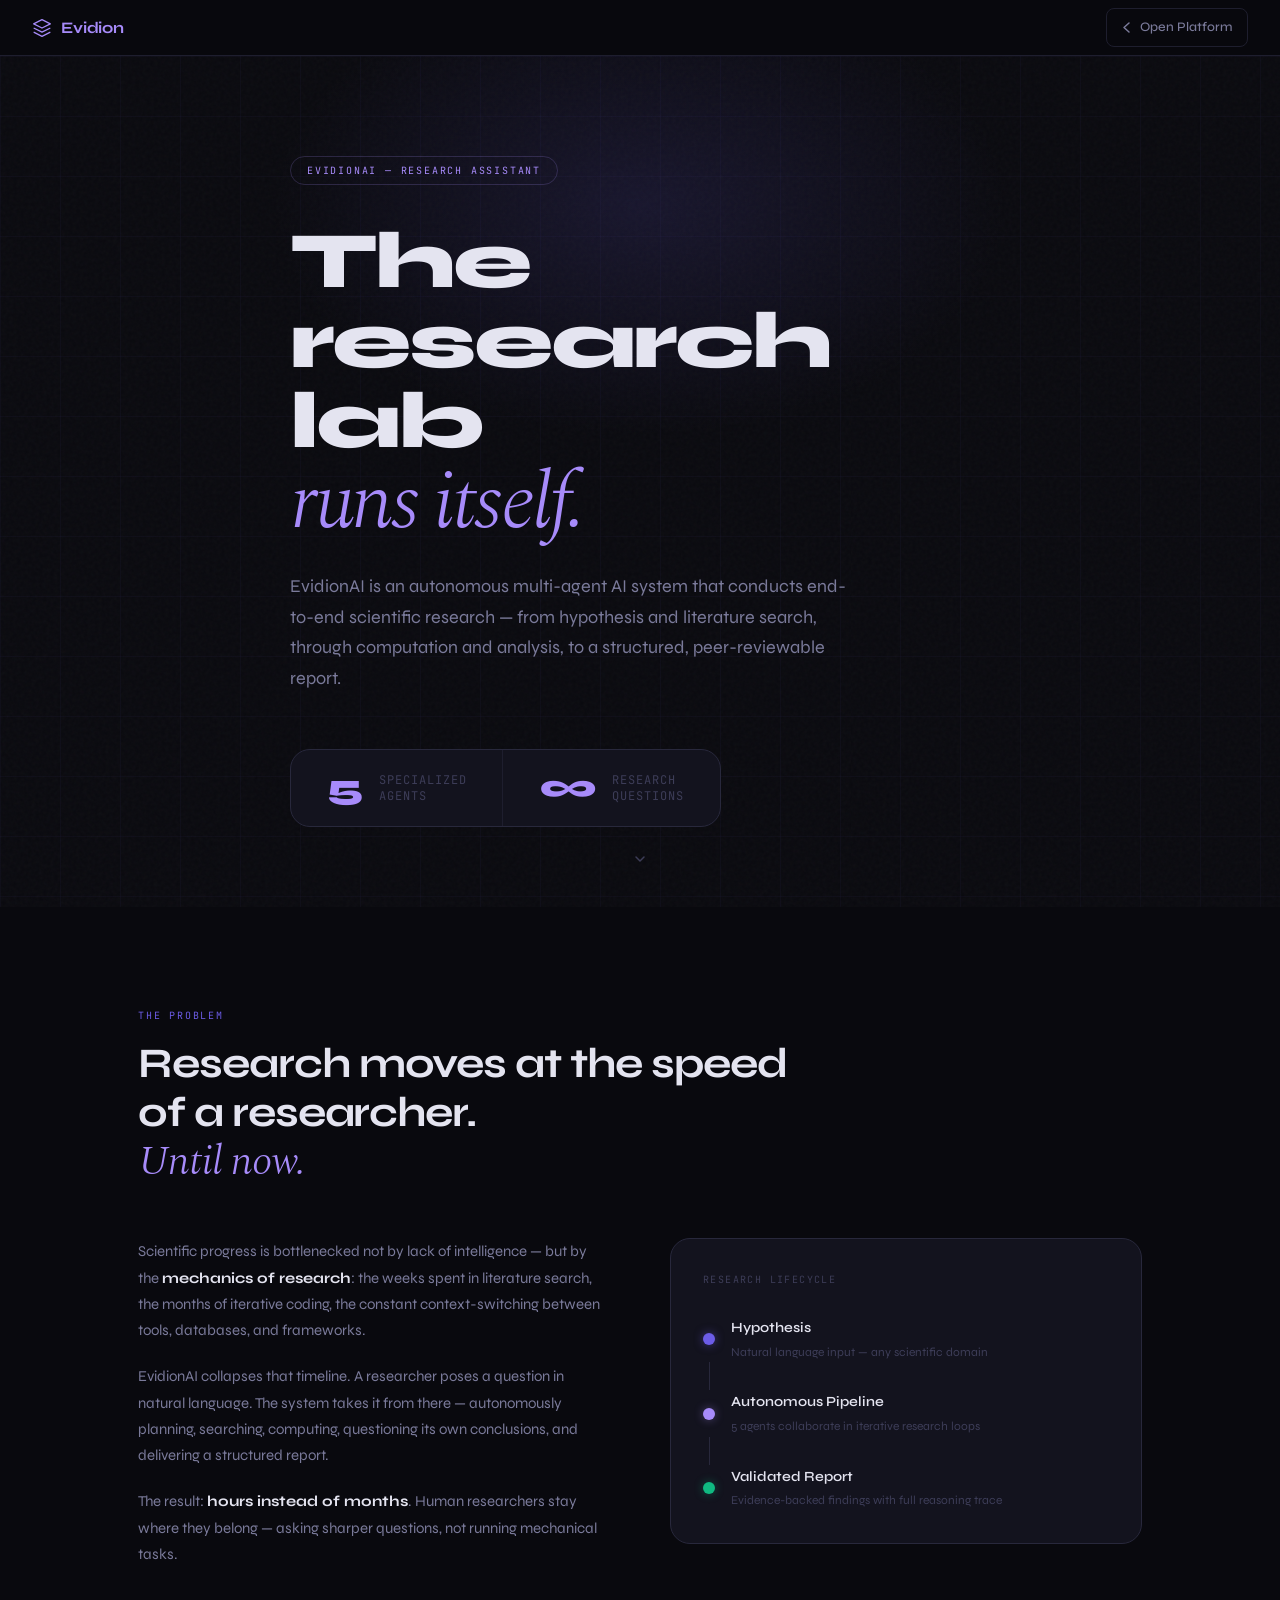
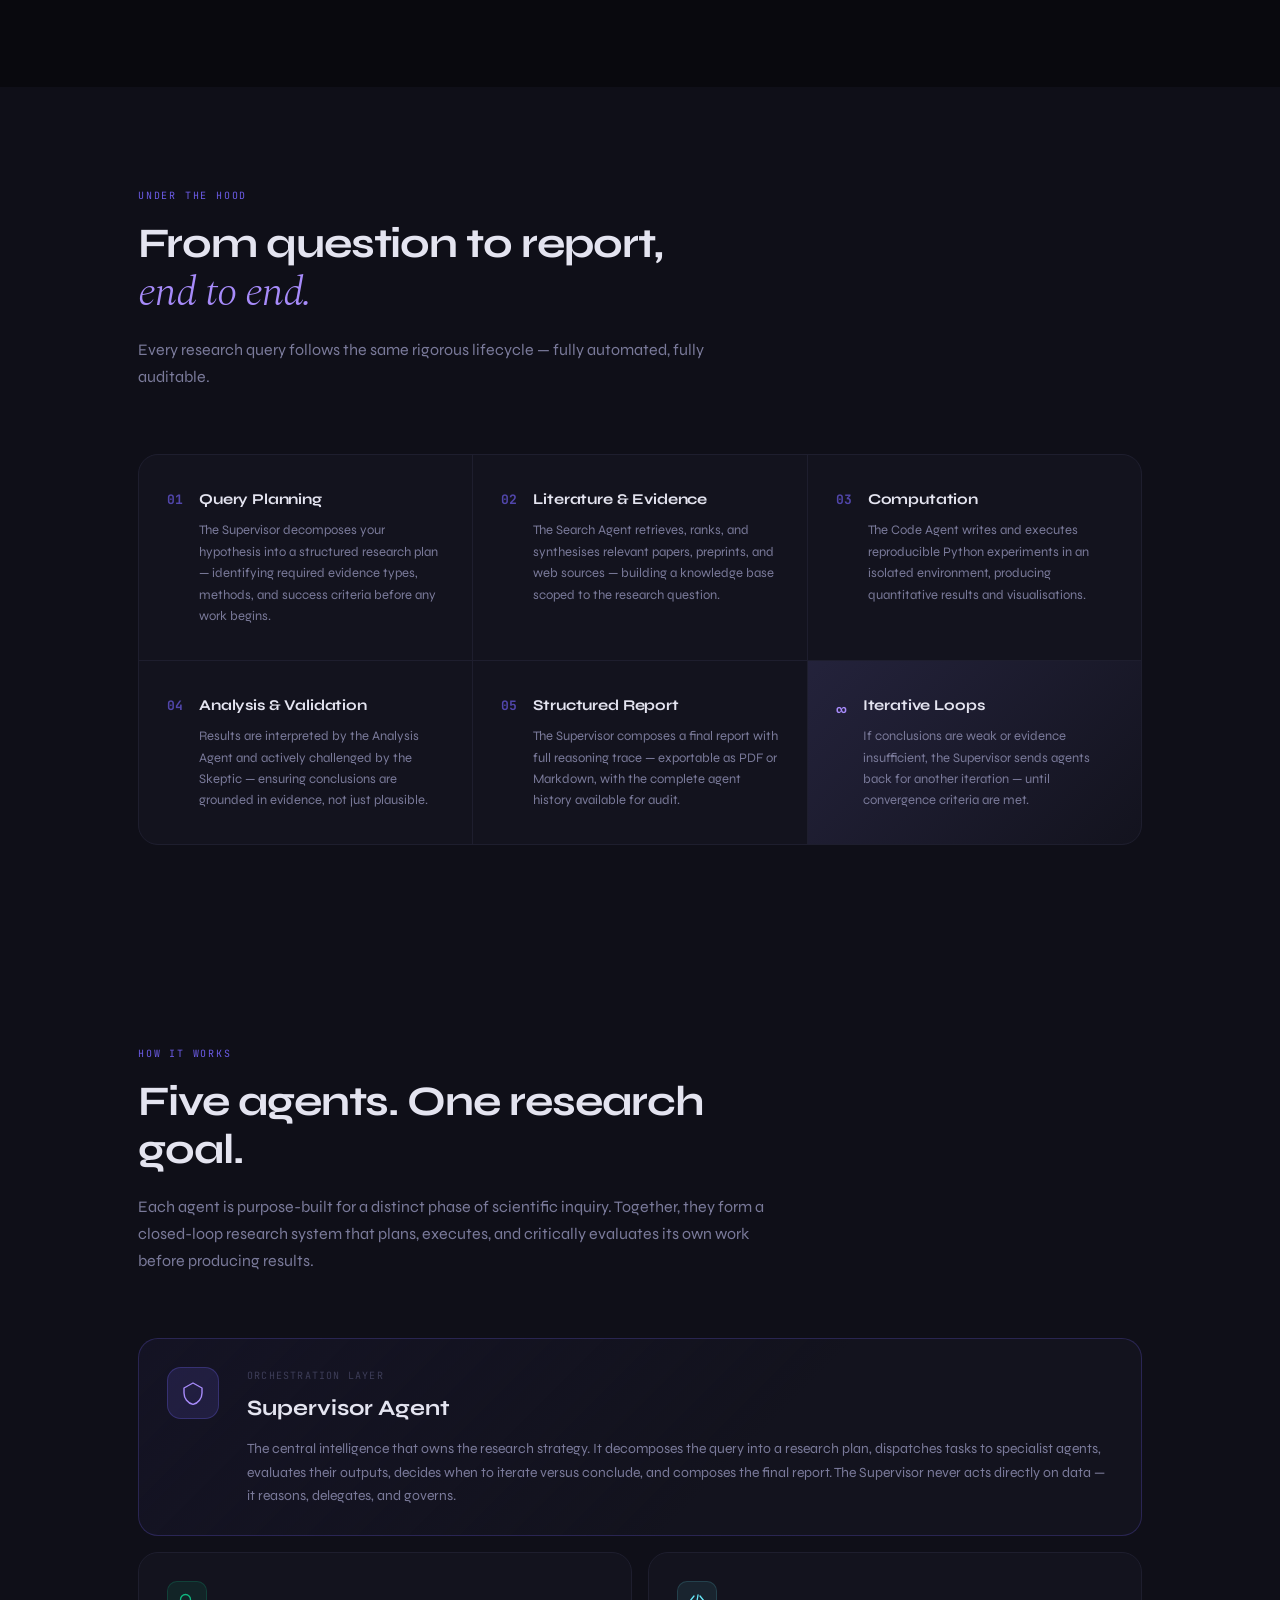
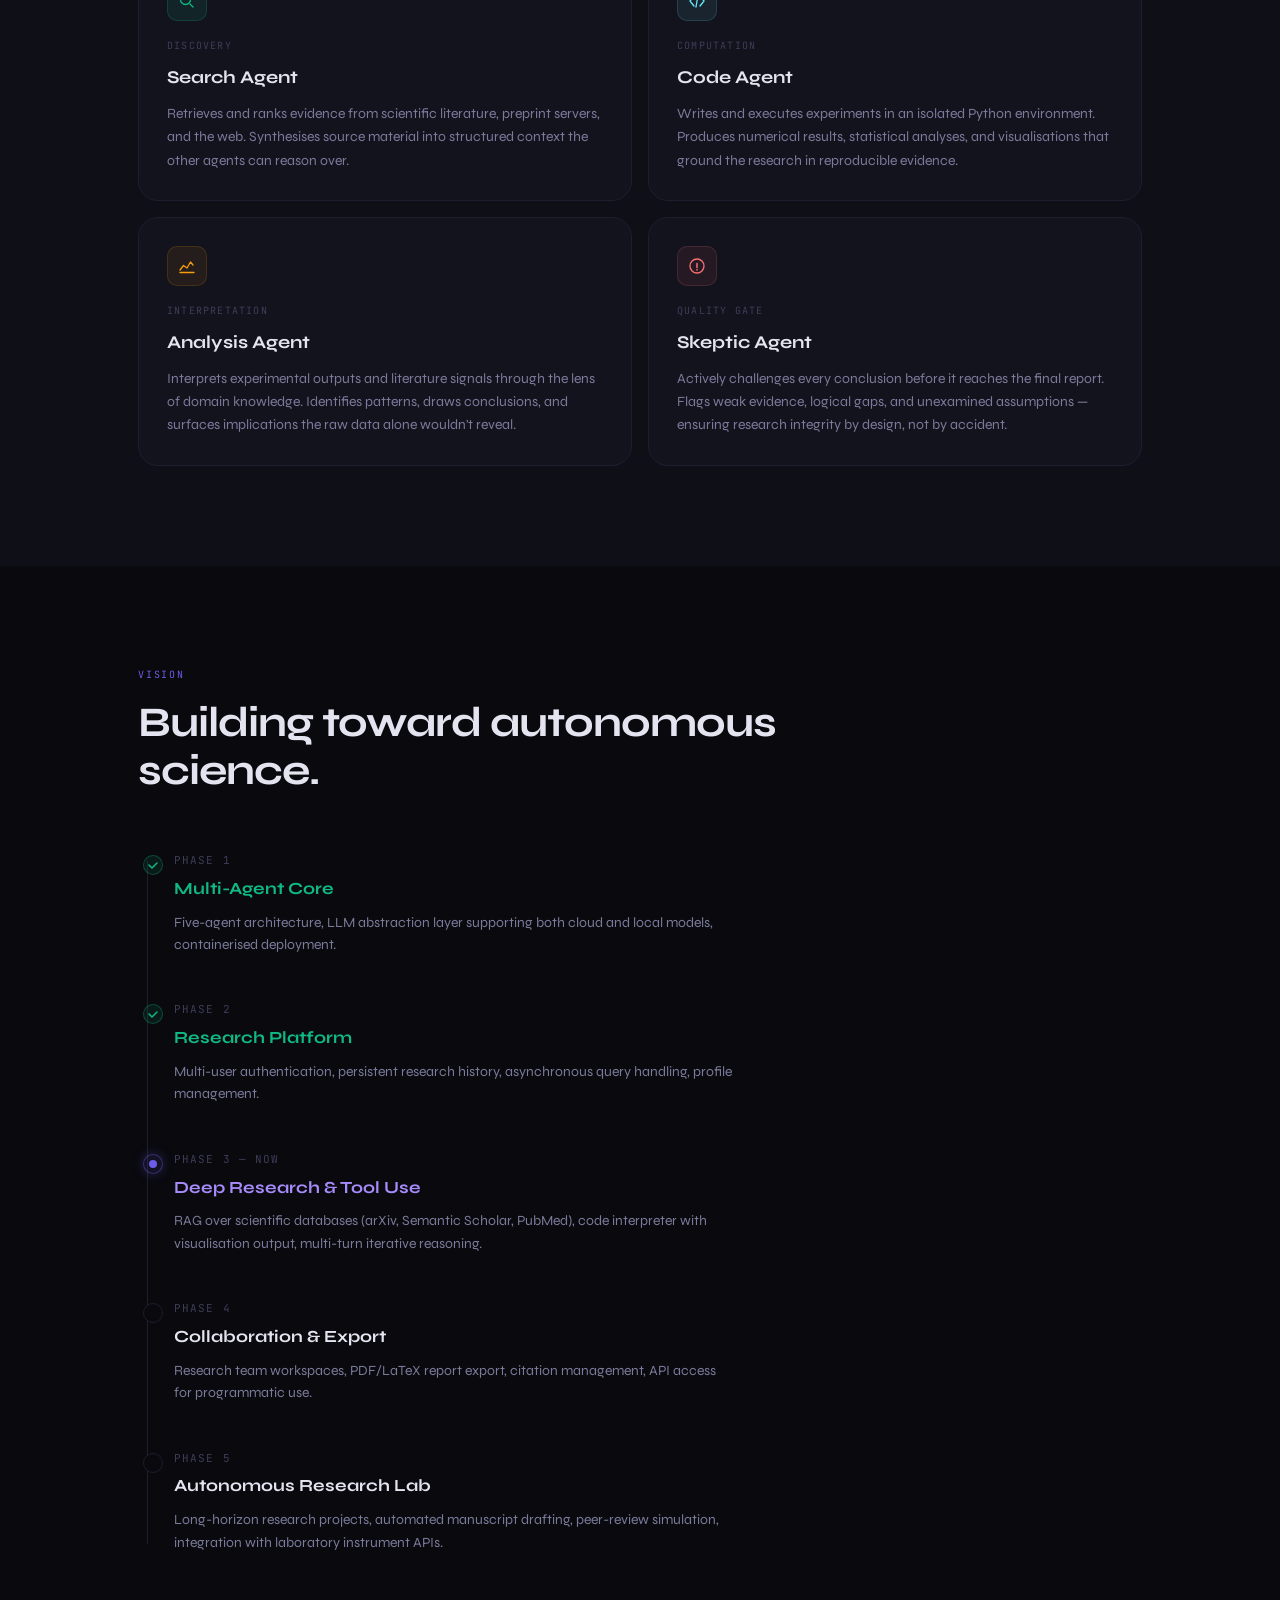
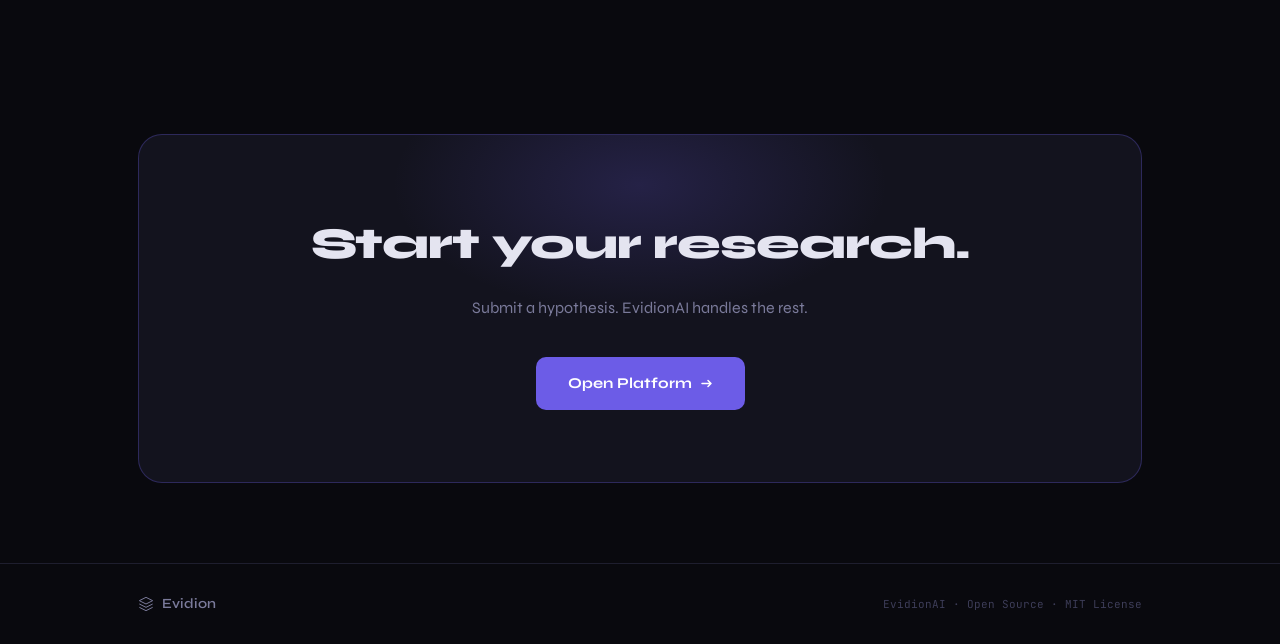
<file: frontend/src/about.html>
<!DOCTYPE html>
<html lang="en">
<head>
  <meta charset="UTF-8"/>
  <meta name="viewport" content="width=device-width, initial-scale=1.0"/>
  <title>EvidionAI — Autonomous Research Platform</title>
  <meta name="description" content="Evidion is a multi-agent AI research system that autonomously conducts scientific inquiry — from literature search to structured reporting."/>
  <meta property="og:title"       content="Evidion — Autonomous Research Platform"/>
  <meta property="og:description" content="Multi-agent AI research: literature search, code execution, skeptic review — automated end to end."/>
  <meta property="og:type"        content="website"/>
  <meta property="og:image"       content="/og-image.png"/>
  <meta name="twitter:card"       content="summary_large_image"/>
  <link rel="icon" type="image/svg+xml" href="/favicon.svg"/>
  <link rel="icon" type="image/png"     href="/favicon.png" sizes="32x32"/>
  <link rel="preconnect" href="https://fonts.googleapis.com">
  <link rel="preconnect" href="https://fonts.gstatic.com" crossorigin>
  <link href="https://fonts.googleapis.com/css2?family=Syne:wght@400;500;600;700;800&family=JetBrains+Mono:wght@300;400;500&family=Spectral:ital,wght@0,300;0,400;1,300;1,400&display=swap" rel="stylesheet">
  <link rel="stylesheet" href="about.css"/>
</head>
<body>

  <!-- NAV -->
  <nav class="nav">
    <a href="/" class="nav-logo">
      <svg width="20" height="20" viewBox="0 0 24 24" fill="none">
        <path d="M12 2L2 7L12 12L22 7L12 2Z" stroke="currentColor" stroke-width="1.5" stroke-linejoin="round"/>
        <path d="M2 17L12 22L22 17" stroke="currentColor" stroke-width="1.5" stroke-linejoin="round"/>
        <path d="M2 12L12 17L22 12" stroke="currentColor" stroke-width="1.5" stroke-linejoin="round"/>
      </svg>
      Evidion
    </a>
    <a href="/" class="nav-back">
      <svg width="13" height="13" viewBox="0 0 13 13" fill="none"><path d="M8 2L3 6.5l5 4.5" stroke="currentColor" stroke-width="1.5" stroke-linecap="round" stroke-linejoin="round"/></svg>
      Open Platform
    </a>
  </nav>

  <!-- HERO -->
  <section class="hero">
    <div class="hero-noise"></div>
    <div class="hero-lines"></div>
    <div class="container hero-inner">
      <div class="hero-label">EvidionAI — Research Assistant</div>
      <h1 class="hero-title">
        The research lab<br>
        <span class="hero-title-em">runs itself.</span>
      </h1>
      <p class="hero-sub">
        EvidionAI is an autonomous multi-agent AI system that conducts end-to-end scientific research — 
        from hypothesis and literature search, through computation and analysis, 
        to a structured, peer-reviewable report.
      </p>
      <div class="hero-chips">
        <div class="hero-chip">
          <div class="chip-n">5</div>
          <div class="chip-l">Specialized<br>Agents</div>
        </div>
        <div class="hero-chip">
          <div class="chip-n">∞</div>
          <div class="chip-l">Research<br>Questions</div>
        </div>
      </div>
    </div>
    <div class="hero-scroll-hint">
      <svg width="16" height="16" viewBox="0 0 16 16" fill="none"><path d="M4 6l4 4 4-4" stroke="currentColor" stroke-width="1.5" stroke-linecap="round" stroke-linejoin="round"/></svg>
    </div>
  </section>

  <!-- IDEA -->
  <section class="section" id="idea">
    <div class="container">
      <div class="s-label">The Problem</div>
      <h2 class="s-title">Research moves at the speed of a researcher.<br><em>Until now.</em></h2>
      <div class="idea-grid">
        <div class="idea-prose">
          <p>Scientific progress is bottlenecked not by lack of intelligence — but by the <strong>mechanics of research</strong>: the weeks spent in literature search, the months of iterative coding, the constant context-switching between tools, databases, and frameworks.</p>
          <p>EvidionAI collapses that timeline. A researcher poses a question in natural language. The system takes it from there — autonomously planning, searching, computing, questioning its own conclusions, and delivering a structured report.</p>
          <p>The result: <strong>hours instead of months</strong>. Human researchers stay where they belong — asking sharper questions, not running mechanical tasks.</p>
        </div>
        <div class="idea-flow-card">
          <div class="ifc-header">Research Lifecycle</div>
          <div class="ifc-steps">
            <div class="ifc-step">
              <div class="ifc-dot dot-1"></div>
              <div class="ifc-text">
                <div class="ifc-step-title">Hypothesis</div>
                <div class="ifc-step-sub">Natural language input — any scientific domain</div>
              </div>
            </div>
            <div class="ifc-line"></div>
            <div class="ifc-step">
              <div class="ifc-dot dot-2"></div>
              <div class="ifc-text">
                <div class="ifc-step-title">Autonomous Pipeline</div>
                <div class="ifc-step-sub">5 agents collaborate in iterative research loops</div>
              </div>
            </div>
            <div class="ifc-line"></div>
            <div class="ifc-step">
              <div class="ifc-dot dot-3"></div>
              <div class="ifc-text">
                <div class="ifc-step-title">Validated Report</div>
                <div class="ifc-step-sub">Evidence-backed findings with full reasoning trace</div>
              </div>
            </div>
          </div>
        </div>
      </div>
    </div>
  </section>


  <!-- LIFECYCLE -->
  <section class="section section-alt" id="lifecycle">
    <div class="container">
      <div class="s-label">Under the Hood</div>
      <h2 class="s-title">From question to report,<br><em>end to end.</em></h2>
      <p class="s-sub">Every research query follows the same rigorous lifecycle — fully automated, fully auditable.</p>
      <div class="lifecycle-grid">
        <div class="lc-step">
          <div class="lc-num">01</div>
          <div class="lc-body">
            <div class="lc-title">Query Planning</div>
            <div class="lc-desc">The Supervisor decomposes your hypothesis into a structured research plan — identifying required evidence types, methods, and success criteria before any work begins.</div>
          </div>
        </div>
        <div class="lc-step">
          <div class="lc-num">02</div>
          <div class="lc-body">
            <div class="lc-title">Literature & Evidence</div>
            <div class="lc-desc">The Search Agent retrieves, ranks, and synthesises relevant papers, preprints, and web sources — building a knowledge base scoped to the research question.</div>
          </div>
        </div>
        <div class="lc-step">
          <div class="lc-num">03</div>
          <div class="lc-body">
            <div class="lc-title">Computation</div>
            <div class="lc-desc">The Code Agent writes and executes reproducible Python experiments in an isolated environment, producing quantitative results and visualisations.</div>
          </div>
        </div>
        <div class="lc-step">
          <div class="lc-num">04</div>
          <div class="lc-body">
            <div class="lc-title">Analysis & Validation</div>
            <div class="lc-desc">Results are interpreted by the Analysis Agent and actively challenged by the Skeptic — ensuring conclusions are grounded in evidence, not just plausible.</div>
          </div>
        </div>
        <div class="lc-step">
          <div class="lc-num">05</div>
          <div class="lc-body">
            <div class="lc-title">Structured Report</div>
            <div class="lc-desc">The Supervisor composes a final report with full reasoning trace — exportable as PDF or Markdown, with the complete agent history available for audit.</div>
          </div>
        </div>
        <div class="lc-step lc-last">
          <div class="lc-num">∞</div>
          <div class="lc-body">
            <div class="lc-title">Iterative Loops</div>
            <div class="lc-desc">If conclusions are weak or evidence insufficient, the Supervisor sends agents back for another iteration — until convergence criteria are met.</div>
          </div>
        </div>
      </div>
    </div>
  </section>

  <!-- AGENTS -->
  <section class="section section-alt" id="agents">
    <div class="container">
      <div class="s-label">How It Works</div>
      <h2 class="s-title">Five agents. One research goal.</h2>
      <p class="s-sub">Each agent is purpose-built for a distinct phase of scientific inquiry. Together, they form a closed-loop research system that plans, executes, and critically evaluates its own work before producing results.</p>

      <div class="agents-layout">

        <!-- Supervisor — full width, prominent -->
        <div class="agent-card agent-card-lead">
          <div class="agent-lead-inner">
            <div class="agent-icon-lg sup-icon">
              <svg width="24" height="24" viewBox="0 0 24 24" fill="none">
                <path d="M12 2L3 7v5c0 5.25 3.75 10.15 9 11.35C17.25 22.15 21 17.25 21 12V7L12 2z" stroke="currentColor" stroke-width="1.4" stroke-linejoin="round"/>
              </svg>
            </div>
            <div class="agent-lead-body">
              <div class="agent-card-tag">Orchestration Layer</div>
              <div class="agent-card-name">Supervisor Agent</div>
              <div class="agent-card-desc">The central intelligence that owns the research strategy. It decomposes the query into a research plan, dispatches tasks to specialist agents, evaluates their outputs, decides when to iterate versus conclude, and composes the final report. The Supervisor never acts directly on data — it reasons, delegates, and governs.</div>
            </div>
          </div>
        </div>

        <!-- 4 specialist agents -->
        <div class="agents-four">

          <div class="agent-card">
            <div class="agent-icon-sm search-icon">
              <svg width="18" height="18" viewBox="0 0 18 18" fill="none">
                <circle cx="7.5" cy="7.5" r="5" stroke="currentColor" stroke-width="1.3"/>
                <path d="M15 15l-3-3" stroke="currentColor" stroke-width="1.3" stroke-linecap="round"/>
              </svg>
            </div>
            <div class="agent-card-tag">Discovery</div>
            <div class="agent-card-name">Search Agent</div>
            <div class="agent-card-desc">Retrieves and ranks evidence from scientific literature, preprint servers, and the web. Synthesises source material into structured context the other agents can reason over.</div>
          </div>

          <div class="agent-card">
            <div class="agent-icon-sm code-icon">
              <svg width="18" height="18" viewBox="0 0 18 18" fill="none">
                <path d="M6 4L2 9l4 5M12 4l4 5-4 5M10 3l-2 12" stroke="currentColor" stroke-width="1.3" stroke-linecap="round" stroke-linejoin="round"/>
              </svg>
            </div>
            <div class="agent-card-tag">Computation</div>
            <div class="agent-card-name">Code Agent</div>
            <div class="agent-card-desc">Writes and executes experiments in an isolated Python environment. Produces numerical results, statistical analyses, and visualisations that ground the research in reproducible evidence.</div>
          </div>

          <div class="agent-card">
            <div class="agent-icon-sm analysis-icon">
              <svg width="18" height="18" viewBox="0 0 18 18" fill="none">
                <path d="M2 13l3.5-4.5 3.5 2.5 3.5-6L15 8" stroke="currentColor" stroke-width="1.3" stroke-linecap="round" stroke-linejoin="round"/>
                <path d="M2 15.5h14" stroke="currentColor" stroke-width="1.3" stroke-linecap="round"/>
              </svg>
            </div>
            <div class="agent-card-tag">Interpretation</div>
            <div class="agent-card-name">Analysis Agent</div>
            <div class="agent-card-desc">Interprets experimental outputs and literature signals through the lens of domain knowledge. Identifies patterns, draws conclusions, and surfaces implications the raw data alone wouldn't reveal.</div>
          </div>

          <div class="agent-card">
            <div class="agent-icon-sm skeptic-icon">
              <svg width="18" height="18" viewBox="0 0 18 18" fill="none">
                <circle cx="9" cy="9" r="7" stroke="currentColor" stroke-width="1.3"/>
                <path d="M9 6.5v4M9 12.5v.5" stroke="currentColor" stroke-width="1.5" stroke-linecap="round"/>
              </svg>
            </div>
            <div class="agent-card-tag">Quality Gate</div>
            <div class="agent-card-name">Skeptic Agent</div>
            <div class="agent-card-desc">Actively challenges every conclusion before it reaches the final report. Flags weak evidence, logical gaps, and unexamined assumptions — ensuring research integrity by design, not by accident.</div>
          </div>

        </div>
      </div>
    </div>
  </section>

  <!-- ROADMAP -->
  <section class="section" id="roadmap">
    <div class="container">
      <div class="s-label">Vision</div>
      <h2 class="s-title">Building toward autonomous science.</h2>
      <div class="roadmap">

        <div class="rm-item rm-done">
          <div class="rm-marker">
            <svg width="12" height="12" viewBox="0 0 12 12" fill="none"><path d="M2 6l3 3 5-5" stroke="currentColor" stroke-width="1.5" stroke-linecap="round" stroke-linejoin="round"/></svg>
          </div>
          <div class="rm-body">
            <div class="rm-phase">Phase 1</div>
            <div class="rm-name">Multi-Agent Core</div>
            <div class="rm-desc">Five-agent architecture, LLM abstraction layer supporting both cloud and local models, containerised deployment.</div>
          </div>
        </div>

        <div class="rm-item rm-done">
          <div class="rm-marker">
            <svg width="12" height="12" viewBox="0 0 12 12" fill="none"><path d="M2 6l3 3 5-5" stroke="currentColor" stroke-width="1.5" stroke-linecap="round" stroke-linejoin="round"/></svg>
          </div>
          <div class="rm-body">
            <div class="rm-phase">Phase 2</div>
            <div class="rm-name">Research Platform</div>
            <div class="rm-desc">Multi-user authentication, persistent research history, asynchronous query handling, profile management.</div>
          </div>
        </div>

        <div class="rm-item rm-active">
          <div class="rm-marker rm-marker-active">
            <div class="rm-pulse"></div>
          </div>
          <div class="rm-body">
            <div class="rm-phase">Phase 3 — Now</div>
            <div class="rm-name">Deep Research & Tool Use</div>
            <div class="rm-desc">RAG over scientific databases (arXiv, Semantic Scholar, PubMed), code interpreter with visualisation output, multi-turn iterative reasoning.</div>
          </div>
        </div>

        <div class="rm-item">
          <div class="rm-marker rm-marker-future"></div>
          <div class="rm-body">
            <div class="rm-phase">Phase 4</div>
            <div class="rm-name">Collaboration & Export</div>
            <div class="rm-desc">Research team workspaces, PDF/LaTeX report export, citation management, API access for programmatic use.</div>
          </div>
        </div>

        <div class="rm-item">
          <div class="rm-marker rm-marker-future"></div>
          <div class="rm-body">
            <div class="rm-phase">Phase 5</div>
            <div class="rm-name">Autonomous Research Lab</div>
            <div class="rm-desc">Long-horizon research projects, automated manuscript drafting, peer-review simulation, integration with laboratory instrument APIs.</div>
          </div>
        </div>

      </div>
    </div>
  </section>

  <!-- CTA -->
  <section class="cta-section">
    <div class="container">
      <div class="cta-box">
        <div class="cta-glow"></div>
        <div class="cta-inner">
          <h2 class="cta-title">Start your research.</h2>
          <p class="cta-sub">Submit a hypothesis. EvidionAI handles the rest.</p>
          <a href="/" class="cta-btn">
            Open Platform
            <svg width="13" height="13" viewBox="0 0 13 13" fill="none"><path d="M2 6.5h9M8 3.5l3 3-3 3" stroke="currentColor" stroke-width="1.5" stroke-linecap="round" stroke-linejoin="round"/></svg>
          </a>
        </div>
      </div>
    </div>
  </section>

  <footer class="footer">
    <div class="container">
      <div class="footer-row">
        <div class="footer-logo">
          <svg width="16" height="16" viewBox="0 0 24 24" fill="none"><path d="M12 2L2 7L12 12L22 7L12 2Z" stroke="currentColor" stroke-width="1.5" stroke-linejoin="round"/><path d="M2 17L12 22L22 17" stroke="currentColor" stroke-width="1.5" stroke-linejoin="round"/><path d="M2 12L12 17L22 12" stroke="currentColor" stroke-width="1.5" stroke-linejoin="round"/></svg>
          Evidion
        </div>
        <div class="footer-note">EvidionAI · Open Source · MIT License</div>
      </div>
    </div>
  </footer>

</body>
</html>
</file>
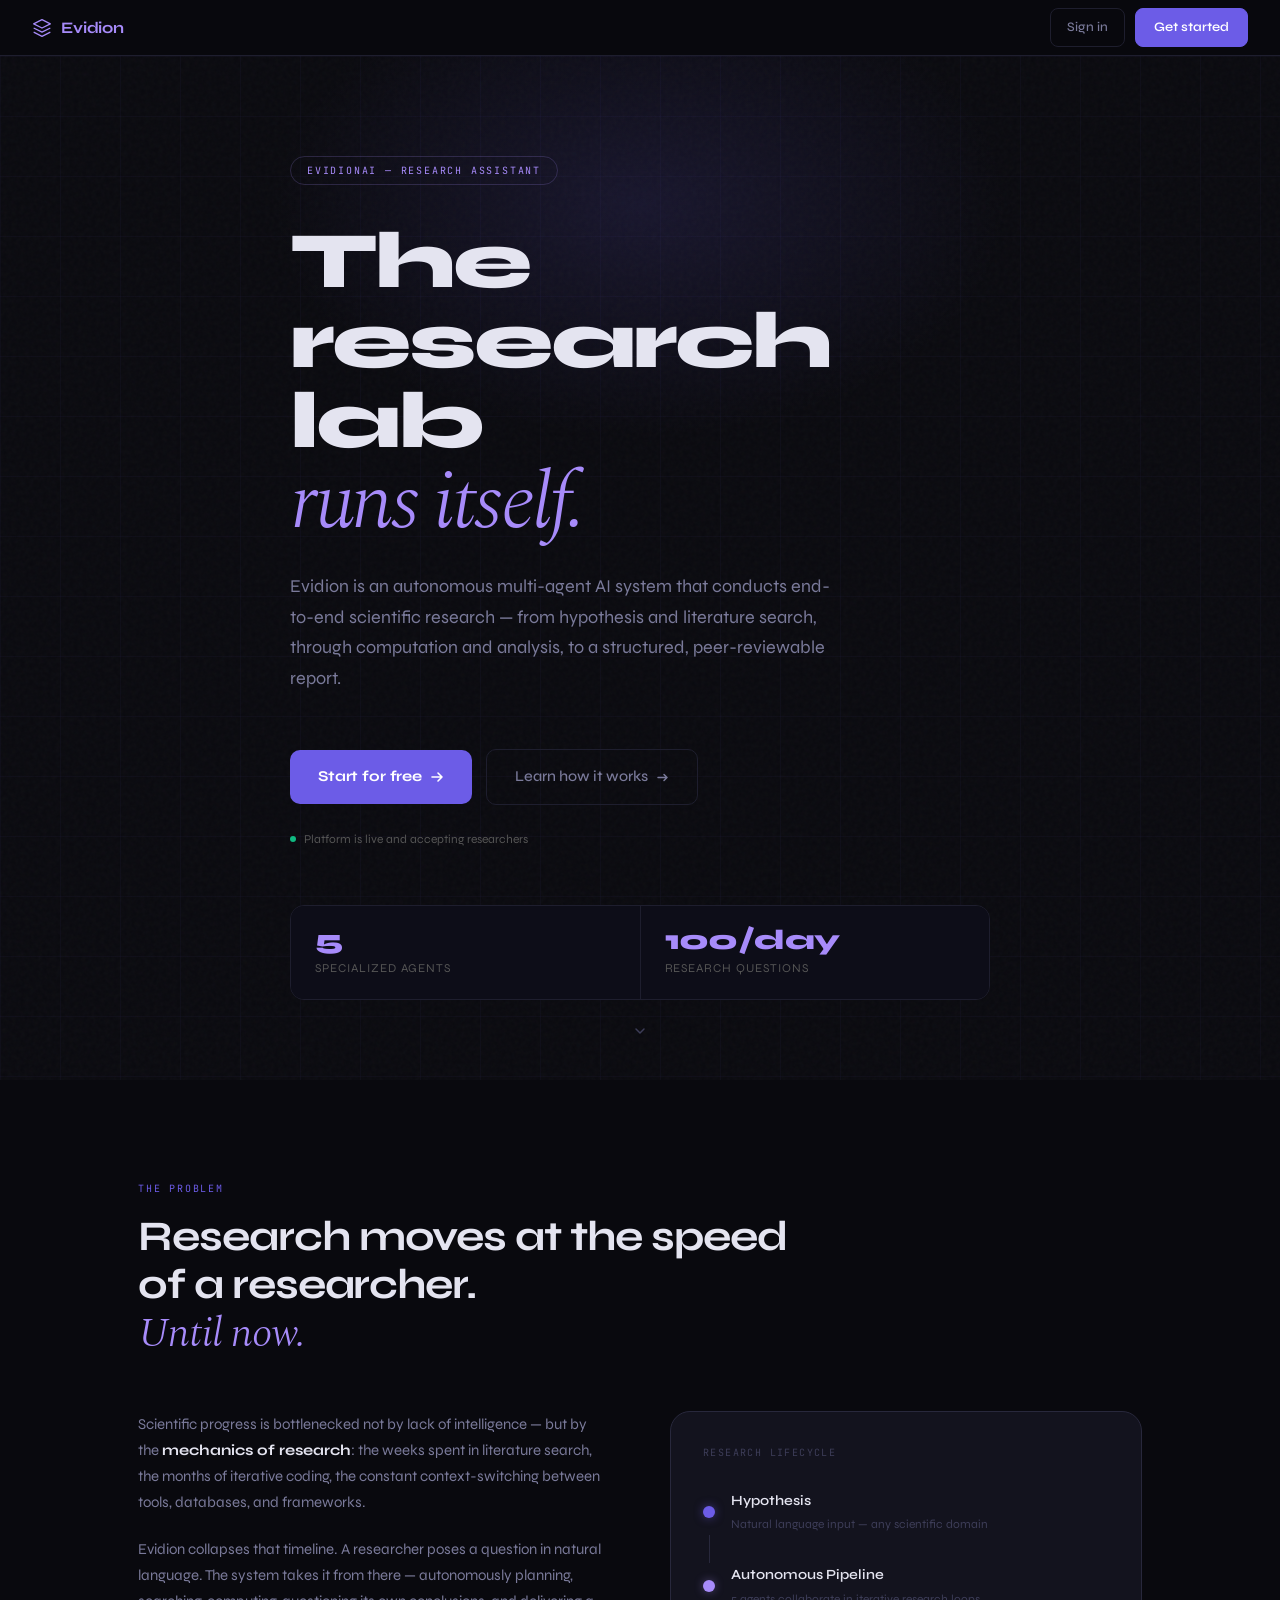
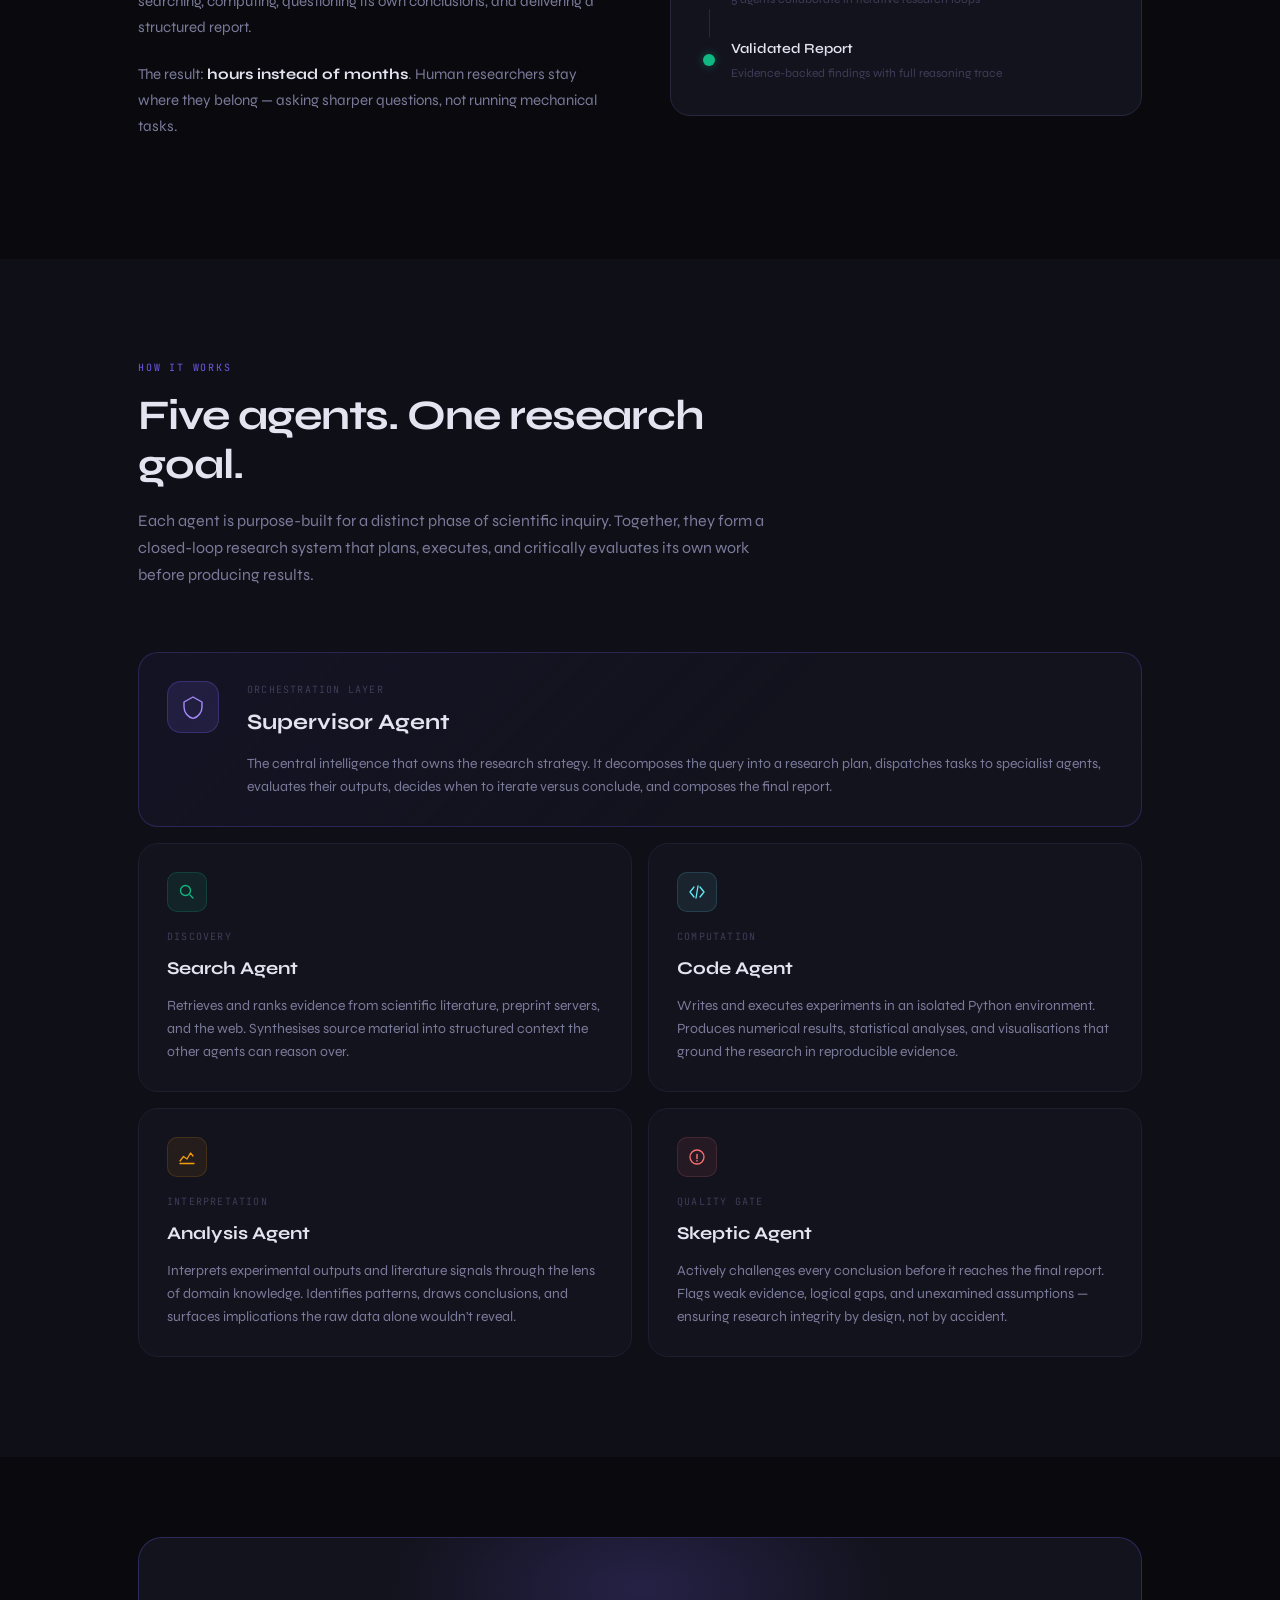
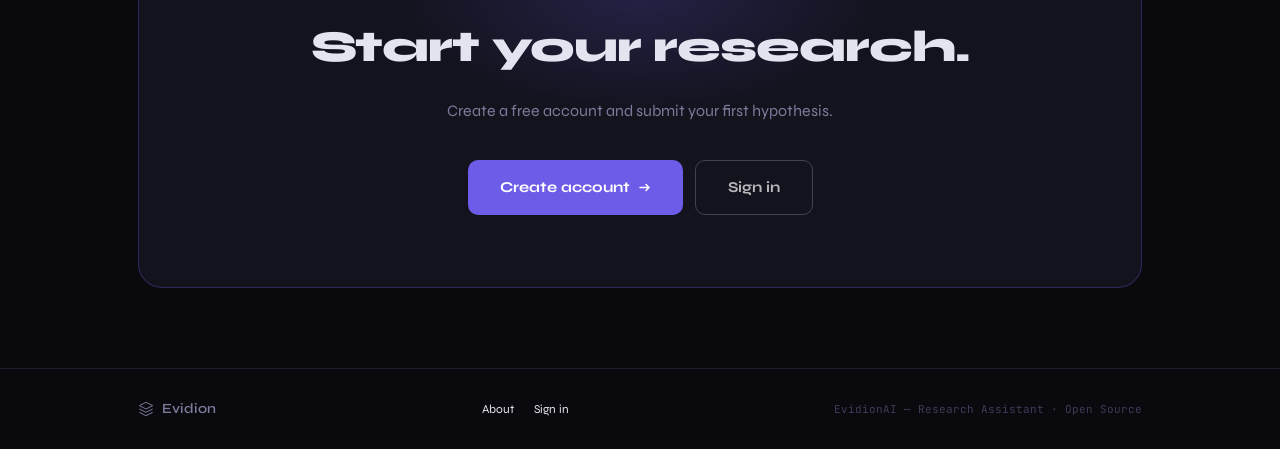
<file: frontend/src/landing.html>
<!DOCTYPE html>
<html lang="en">
<head>
  <meta charset="UTF-8"/>
  <meta name="viewport" content="width=device-width, initial-scale=1.0"/>
  <title>Evidion — Autonomous AI Research Platform</title>
  <meta name="description" content="Evidion is an autonomous multi-agent AI research system. Submit a hypothesis — get a structured, evidence-backed report in hours, not months."/>
  <meta property="og:title"        content="Evidion — Autonomous Research Platform"/>
  <meta property="og:description"  content="Submit a hypothesis. Evidion searches literature, runs experiments, and delivers a structured research report."/>
  <meta property="og:type"         content="website"/>
  <meta property="og:image"        content="/og-image.png"/>
  <meta name="twitter:card"        content="summary_large_image"/>
  <meta name="twitter:title"       content="Evidion — Autonomous Research Platform"/>
  <meta name="twitter:description" content="Multi-agent AI research: literature search, code execution, skeptic review — automated end to end."/>
  <link rel="icon" type="image/svg+xml" href="/favicon.svg"/>
  <link rel="icon" type="image/png"     href="/favicon.png" sizes="32x32"/>
  <link rel="preconnect" href="https://fonts.googleapis.com">
  <link rel="preconnect" href="https://fonts.gstatic.com" crossorigin>
  <link href="https://fonts.googleapis.com/css2?family=Syne:wght@400;500;600;700;800&family=JetBrains+Mono:wght@300;400;500&family=Spectral:ital,wght@0,300;0,400;1,300;1,400&display=swap" rel="stylesheet">
  <link rel="stylesheet" href="about.css"/>
  <style>
    /* ── Landing-only overrides ─────────────────────────────────── */

    /* Nav: show both login and register */
    .nav-actions {
      display: flex; align-items: center; gap: 10px;
    }
    .nav-login {
      font-size: 13px; font-weight: 500;
      color: var(--text-2);
      text-decoration: none;
      padding: 7px 16px;
      border: 1px solid var(--border);
      border-radius: 8px;
      transition: color .15s, border-color .15s;
      font-family: var(--font-sans);
    }
    .nav-login:hover { color: var(--text-1); border-color: var(--accent); }
    .nav-register {
      font-size: 13px; font-weight: 600;
      color: #fff;
      text-decoration: none;
      padding: 7px 18px;
      background: var(--accent);
      border: 1px solid var(--accent);
      border-radius: 8px;
      transition: opacity .15s;
      font-family: var(--font-sans);
    }
    .nav-register:hover { opacity: .85; }

    /* Hero: two CTA buttons */
    .hero-ctas {
      display: flex; align-items: center; gap: 14px;
      margin-top: 40px; flex-wrap: wrap;
    }
    .hero-btn-primary {
      display: inline-flex; align-items: center; gap: 8px;
      padding: 14px 28px;
      background: var(--accent);
      color: #fff; font-weight: 700; font-size: 15px;
      border-radius: 10px; text-decoration: none;
      font-family: var(--font-sans);
      transition: opacity .15s, transform .15s;
      letter-spacing: -.01em;
    }
    .hero-btn-primary:hover { opacity: .88; transform: translateY(-1px); }

    .hero-btn-secondary {
      display: inline-flex; align-items: center; gap: 8px;
      padding: 14px 28px;
      background: transparent;
      color: var(--text-2); font-weight: 500; font-size: 15px;
      border: 1px solid var(--border);
      border-radius: 10px; text-decoration: none;
      font-family: var(--font-sans);
      transition: color .15s, border-color .15s;
    }
    .hero-btn-secondary:hover { color: var(--text-1); border-color: var(--accent-muted, #6c5ce7); }

    /* Auth modal overlay */
    .auth-overlay {
      display: none; position: fixed; inset: 0; z-index: 200;
      background: rgba(5,5,12,.8); backdrop-filter: blur(8px);
      align-items: center; justify-content: center; padding: 20px;
    }
    .auth-overlay.open { display: flex; }
    .auth-modal {
      background: var(--bg-2, #111118);
      border: 1px solid var(--border);
      border-radius: 16px;
      padding: 40px 36px;
      width: 100%; max-width: 400px;
      position: relative;
      box-shadow: 0 32px 80px rgba(0,0,0,.6);
      animation: modal-in .2s ease;
    }
    @keyframes modal-in {
      from { opacity:0; transform: translateY(16px) scale(.97); }
      to   { opacity:1; transform: none; }
    }
    .auth-modal-close {
      position: absolute; top: 16px; right: 16px;
      background: none; border: none;
      color: var(--text-muted, #555); cursor: pointer;
      padding: 6px; border-radius: 6px;
      transition: color .15s;
    }
    .auth-modal-close:hover { color: var(--text-1); }
    .auth-modal-logo {
      display: flex; align-items: center; gap: 10px;
      font-size: 18px; font-weight: 700;
      color: var(--accent, #6c5ce7); margin-bottom: 8px;
      font-family: var(--font-sans);
    }
    .auth-modal-sub {
      font-size: 13px; color: var(--text-muted, #555);
      margin-bottom: 28px; line-height: 1.5;
    }
    .auth-field { margin-bottom: 14px; }
    .auth-field label {
      display: block; font-size: 12px; font-weight: 600;
      color: var(--text-2, #888); margin-bottom: 6px;
      text-transform: uppercase; letter-spacing: .07em;
      font-family: var(--font-sans);
    }
    .auth-field input {
      width: 100%; padding: 11px 14px;
      background: var(--bg-inp, #0d0d16);
      border: 1px solid var(--border);
      border-radius: 9px; color: var(--text-1, #e8e8f0);
      font-size: 14px; font-family: var(--font-sans);
      outline: none; box-sizing: border-box;
      transition: border-color .15s;
    }
    .auth-field input:focus { border-color: var(--accent, #6c5ce7); }
    .auth-submit {
      width: 100%; padding: 12px;
      background: var(--accent, #6c5ce7);
      color: #fff; font-weight: 700; font-size: 14px;
      border: none; border-radius: 9px; cursor: pointer;
      font-family: var(--font-sans); margin-top: 6px;
      transition: opacity .15s;
    }
    .auth-submit:hover { opacity: .88; }
    .auth-submit:disabled { opacity: .5; cursor: default; }
    .auth-error {
      font-size: 12px; color: #ef4444; margin-top: 10px;
      display: none; line-height: 1.4;
    }
    .auth-switch {
      text-align: center; margin-top: 20px;
      font-size: 13px; color: var(--text-muted, #555);
      font-family: var(--font-sans);
    }
    .auth-switch a {
      color: var(--accent-light, #a78bfa); text-decoration: none; font-weight: 600;
    }
    .auth-switch a:hover { text-decoration: underline; }
    .auth-tabs {
      display: flex; gap: 0;
      border: 1px solid var(--border);
      border-radius: 9px; overflow: hidden; margin-bottom: 24px;
    }
    .auth-tab {
      flex: 1; padding: 9px;
      background: none; border: none; cursor: pointer;
      font-size: 13px; font-weight: 600;
      color: var(--text-muted, #555);
      font-family: var(--font-sans);
      transition: color .15s, background .15s;
    }
    .auth-tab.active {
      background: var(--accent, #6c5ce7);
      color: #fff;
    }

    /* Verify step inside modal */
    .verify-step { display: none; }
    .verify-step.visible { display: block; }
    .verify-code-row {
      display: flex; gap: 8px;
    }
    .verify-code-row input {
      flex: 1; text-align: center; letter-spacing: .2em;
      font-size: 22px; font-family: var(--font-mono);
    }

    /* Stats bar */
    .landing-stats {
      display: flex; gap: 0;
      border: 1px solid var(--border);
      border-radius: 14px; overflow: hidden;
      margin-top: 56px;
    }
    .stat-item {
      flex: 1; padding: 20px 24px;
      border-right: 1px solid var(--border);
      background: var(--bg-2, #0d0d18);
    }
    .stat-item:last-child { border-right: none; }
    .stat-n {
      font-size: 28px; font-weight: 800;
      font-family: var(--font-sans); color: var(--accent-light, #a78bfa);
      letter-spacing: -.02em; line-height: 1;
      margin-bottom: 4px;
    }
    .stat-l {
      font-size: 12px; color: var(--text-muted, #555);
      font-family: var(--font-mono); text-transform: uppercase;
      letter-spacing: .08em;
    }
    @media (max-width: 600px) {
      .landing-stats { flex-direction: column; }
      .stat-item { border-right: none; border-bottom: 1px solid var(--border); }
      .stat-item:last-child { border-bottom: none; }
      .hero-ctas { flex-direction: column; align-items: flex-start; }
    }

    /* Trusted by / social proof */
    .social-proof {
      margin-top: 24px;
      font-size: 12px; color: var(--text-muted, #555);
      font-family: var(--font-mono);
      display: flex; align-items: center; gap: 8px;
    }
    .sp-dot { width: 6px; height: 6px; border-radius: 50%; background: #10b981; flex-shrink: 0; }
  </style>
</head>
<body>

  <!-- NAV -->
  <nav class="nav">
    <a href="/about" class="nav-logo">
      <svg width="20" height="20" viewBox="0 0 24 24" fill="none">
        <path d="M12 2L2 7L12 12L22 7L12 2Z" stroke="currentColor" stroke-width="1.5" stroke-linejoin="round"/>
        <path d="M2 17L12 22L22 17" stroke="currentColor" stroke-width="1.5" stroke-linejoin="round"/>
        <path d="M2 12L12 17L22 12" stroke="currentColor" stroke-width="1.5" stroke-linejoin="round"/>
      </svg>
      Evidion
    </a>
    <div class="nav-actions">
      <a href="#" class="nav-login" onclick="openAuth('login'); return false;">Sign in</a>
      <a href="#" class="nav-register" onclick="openAuth('register'); return false;">Get started</a>
    </div>
  </nav>

  <!-- HERO -->
  <section class="hero">
    <div class="hero-noise"></div>
    <div class="hero-lines"></div>
    <div class="container hero-inner">
      <div class="hero-label">EvidionAI — Research Assistant</div>
      <h1 class="hero-title">
        The research lab<br>
        <span class="hero-title-em">runs itself.</span>
      </h1>
      <p class="hero-sub">
        Evidion is an autonomous multi-agent AI system that conducts end-to-end scientific research —
        from hypothesis and literature search, through computation and analysis,
        to a structured, peer-reviewable report.
      </p>

      <div class="hero-ctas">
        <a href="#" class="hero-btn-primary" onclick="openAuth('register'); return false;">
          Start for free
          <svg width="14" height="14" viewBox="0 0 14 14" fill="none"><path d="M2 7h10M8 3l4 4-4 4" stroke="currentColor" stroke-width="1.6" stroke-linecap="round" stroke-linejoin="round"/></svg>
        </a>
        <a href="/about" class="hero-btn-secondary">
          Learn how it works
          <svg width="13" height="13" viewBox="0 0 13 13" fill="none"><path d="M2 6.5h9M8 3.5l3 3-3 3" stroke="currentColor" stroke-width="1.5" stroke-linecap="round" stroke-linejoin="round"/></svg>
        </a>
      </div>

      <div class="social-proof">
        <div class="sp-dot"></div>
        Platform is live and accepting researchers
      </div>

      <div class="landing-stats">
        <div class="stat-item">
          <div class="stat-n">5</div>
          <div class="stat-l">Specialized Agents</div>
        </div>
        <div class="stat-item">
          <div class="stat-n">100/day</div>
          <div class="stat-l">Research Questions</div>
        </div>
      </div>
    </div>
    <div class="hero-scroll-hint">
      <svg width="16" height="16" viewBox="0 0 16 16" fill="none"><path d="M4 6l4 4 4-4" stroke="currentColor" stroke-width="1.5" stroke-linecap="round" stroke-linejoin="round"/></svg>
    </div>
  </section>

  <!-- PROBLEM / IDEA -->
  <section class="section" id="idea">
    <div class="container">
      <div class="s-label">The Problem</div>
      <h2 class="s-title">Research moves at the speed of a researcher.<br><em>Until now.</em></h2>
      <div class="idea-grid">
        <div class="idea-prose">
          <p>Scientific progress is bottlenecked not by lack of intelligence — but by the <strong>mechanics of research</strong>: the weeks spent in literature search, the months of iterative coding, the constant context-switching between tools, databases, and frameworks.</p>
          <p>Evidion collapses that timeline. A researcher poses a question in natural language. The system takes it from there — autonomously planning, searching, computing, questioning its own conclusions, and delivering a structured report.</p>
          <p>The result: <strong>hours instead of months</strong>. Human researchers stay where they belong — asking sharper questions, not running mechanical tasks.</p>
        </div>
        <div class="idea-flow-card">
          <div class="ifc-header">Research Lifecycle</div>
          <div class="ifc-steps">
            <div class="ifc-step">
              <div class="ifc-dot dot-1"></div>
              <div class="ifc-text">
                <div class="ifc-step-title">Hypothesis</div>
                <div class="ifc-step-sub">Natural language input — any scientific domain</div>
              </div>
            </div>
            <div class="ifc-line"></div>
            <div class="ifc-step">
              <div class="ifc-dot dot-2"></div>
              <div class="ifc-text">
                <div class="ifc-step-title">Autonomous Pipeline</div>
                <div class="ifc-step-sub">5 agents collaborate in iterative research loops</div>
              </div>
            </div>
            <div class="ifc-line"></div>
            <div class="ifc-step">
              <div class="ifc-dot dot-3"></div>
              <div class="ifc-text">
                <div class="ifc-step-title">Validated Report</div>
                <div class="ifc-step-sub">Evidence-backed findings with full reasoning trace</div>
              </div>
            </div>
          </div>
        </div>
      </div>
    </div>
  </section>

  <!-- AGENTS -->
  <section class="section section-alt" id="agents">
    <div class="container">
      <div class="s-label">How It Works</div>
      <h2 class="s-title">Five agents. One research goal.</h2>
      <p class="s-sub">Each agent is purpose-built for a distinct phase of scientific inquiry. Together, they form a closed-loop research system that plans, executes, and critically evaluates its own work before producing results.</p>

      <div class="agents-layout">
        <div class="agent-card agent-card-lead">
          <div class="agent-lead-inner">
            <div class="agent-icon-lg sup-icon">
              <svg width="24" height="24" viewBox="0 0 24 24" fill="none">
                <path d="M12 2L3 7v5c0 5.25 3.75 10.15 9 11.35C17.25 22.15 21 17.25 21 12V7L12 2z" stroke="currentColor" stroke-width="1.4" stroke-linejoin="round"/>
              </svg>
            </div>
            <div class="agent-lead-body">
              <div class="agent-card-tag">Orchestration Layer</div>
              <div class="agent-card-name">Supervisor Agent</div>
              <div class="agent-card-desc">The central intelligence that owns the research strategy. It decomposes the query into a research plan, dispatches tasks to specialist agents, evaluates their outputs, decides when to iterate versus conclude, and composes the final report.</div>
            </div>
          </div>
        </div>
        <div class="agents-four">
          <div class="agent-card">
            <div class="agent-icon-sm search-icon">
              <svg width="18" height="18" viewBox="0 0 18 18" fill="none"><circle cx="7.5" cy="7.5" r="5" stroke="currentColor" stroke-width="1.3"/><path d="M15 15l-3-3" stroke="currentColor" stroke-width="1.3" stroke-linecap="round"/></svg>
            </div>
            <div class="agent-card-tag">Discovery</div>
            <div class="agent-card-name">Search Agent</div>
            <div class="agent-card-desc">Retrieves and ranks evidence from scientific literature, preprint servers, and the web. Synthesises source material into structured context the other agents can reason over.</div>
          </div>
          <div class="agent-card">
            <div class="agent-icon-sm code-icon">
              <svg width="18" height="18" viewBox="0 0 18 18" fill="none"><path d="M6 4L2 9l4 5M12 4l4 5-4 5M10 3l-2 12" stroke="currentColor" stroke-width="1.3" stroke-linecap="round" stroke-linejoin="round"/></svg>
            </div>
            <div class="agent-card-tag">Computation</div>
            <div class="agent-card-name">Code Agent</div>
            <div class="agent-card-desc">Writes and executes experiments in an isolated Python environment. Produces numerical results, statistical analyses, and visualisations that ground the research in reproducible evidence.</div>
          </div>
          <div class="agent-card">
            <div class="agent-icon-sm analysis-icon">
              <svg width="18" height="18" viewBox="0 0 18 18" fill="none"><path d="M2 13l3.5-4.5 3.5 2.5 3.5-6L15 8" stroke="currentColor" stroke-width="1.3" stroke-linecap="round" stroke-linejoin="round"/><path d="M2 15.5h14" stroke="currentColor" stroke-width="1.3" stroke-linecap="round"/></svg>
            </div>
            <div class="agent-card-tag">Interpretation</div>
            <div class="agent-card-name">Analysis Agent</div>
            <div class="agent-card-desc">Interprets experimental outputs and literature signals through the lens of domain knowledge. Identifies patterns, draws conclusions, and surfaces implications the raw data alone wouldn't reveal.</div>
          </div>
          <div class="agent-card">
            <div class="agent-icon-sm skeptic-icon">
              <svg width="18" height="18" viewBox="0 0 18 18" fill="none"><circle cx="9" cy="9" r="7" stroke="currentColor" stroke-width="1.3"/><path d="M9 6.5v4M9 12.5v.5" stroke="currentColor" stroke-width="1.5" stroke-linecap="round"/></svg>
            </div>
            <div class="agent-card-tag">Quality Gate</div>
            <div class="agent-card-name">Skeptic Agent</div>
            <div class="agent-card-desc">Actively challenges every conclusion before it reaches the final report. Flags weak evidence, logical gaps, and unexamined assumptions — ensuring research integrity by design, not by accident.</div>
          </div>
        </div>
      </div>
    </div>
  </section>

  <!-- CTA -->
  <section class="cta-section">
    <div class="container">
      <div class="cta-box">
        <div class="cta-glow"></div>
        <div class="cta-inner">
          <h2 class="cta-title">Start your research.</h2>
          <p class="cta-sub">Create a free account and submit your first hypothesis.</p>
          <div style="display:flex;gap:12px;justify-content:center;flex-wrap:wrap;margin-top:8px;">
            <a href="#" class="cta-btn" onclick="openAuth('register'); return false;">
              Create account
              <svg width="13" height="13" viewBox="0 0 13 13" fill="none"><path d="M2 6.5h9M8 3.5l3 3-3 3" stroke="currentColor" stroke-width="1.5" stroke-linecap="round" stroke-linejoin="round"/></svg>
            </a>
            <a href="#" class="cta-btn" onclick="openAuth('login'); return false;"
               style="background:transparent;border:1px solid rgba(255,255,255,.2);color:rgba(255,255,255,.7);">
              Sign in
            </a>
          </div>
        </div>
      </div>
    </div>
  </section>

  <footer class="footer">
    <div class="container">
      <div class="footer-row">
        <div class="footer-logo">
          <svg width="16" height="16" viewBox="0 0 24 24" fill="none"><path d="M12 2L2 7L12 12L22 7L12 2Z" stroke="currentColor" stroke-width="1.5" stroke-linejoin="round"/><path d="M2 17L12 22L22 17" stroke="currentColor" stroke-width="1.5" stroke-linejoin="round"/><path d="M2 12L12 17L22 12" stroke="currentColor" stroke-width="1.5" stroke-linejoin="round"/></svg>
          Evidion
        </div>
        <div style="display:flex;gap:20px;align-items:center;">
          <a href="/about" style="font-size:12px;color:var(--text-muted);text-decoration:none;font-family:var(--font-mono);">About</a>
          <a href="#" onclick="openAuth('login'); return false;" style="font-size:12px;color:var(--text-muted);text-decoration:none;font-family:var(--font-mono);">Sign in</a>
        </div>
        <div class="footer-note">EvidionAI — Research Assistant · Open Source</div>
      </div>
    </div>
  </footer>

  <!-- ── AUTH MODAL ─────────────────────────────────────────────── -->
  <div class="auth-overlay" id="authOverlay" onclick="handleOverlayClick(event)">
    <div class="auth-modal" id="authModal">
      <button class="auth-modal-close" onclick="closeAuth()">
        <svg width="16" height="16" viewBox="0 0 16 16" fill="none"><path d="M3 3l10 10M13 3L3 13" stroke="currentColor" stroke-width="1.5" stroke-linecap="round"/></svg>
      </button>

      <!-- Main login/register tabs -->
      <div id="authMainStep">
        <div class="auth-modal-logo">
          <svg width="18" height="18" viewBox="0 0 24 24" fill="none"><path d="M12 2L2 7L12 12L22 7L12 2Z" stroke="currentColor" stroke-width="1.5" stroke-linejoin="round"/><path d="M2 17L12 22L22 17" stroke="currentColor" stroke-width="1.5" stroke-linejoin="round"/><path d="M2 12L12 17L22 12" stroke="currentColor" stroke-width="1.5" stroke-linejoin="round"/></svg>
          Evidion
        </div>
        <div class="auth-modal-sub" id="authModalSub">Sign in to your research account</div>

        <div class="auth-tabs">
          <button class="auth-tab active" id="tabLogin"    onclick="switchTab('login')">Sign in</button>
          <button class="auth-tab"        id="tabRegister" onclick="switchTab('register')">Create account</button>
        </div>

        <!-- Login fields -->
        <div id="loginFields">
          <div class="auth-field">
            <label>Email</label>
            <input type="email" id="lEmail" placeholder="you@example.com" autocomplete="email"/>
          </div>
          <div class="auth-field">
            <label>Password</label>
            <input type="password" id="lPassword" placeholder="••••••••" autocomplete="current-password"/>
          </div>
          <button class="auth-submit" id="loginBtn" onclick="doLogin()">Sign in</button>
          <div class="auth-error" id="loginError"></div>
          <div class="auth-switch" style="margin-top:14px;">
            <a href="#" onclick="showForgotStep(); return false;" style="font-size:12px;color:var(--text-muted,#555);">Forgot password?</a>
          </div>
        </div>

        <!-- Register fields -->
        <div id="registerFields" style="display:none">
          <div class="auth-field">
            <label>Name <span style="font-weight:400;text-transform:none;letter-spacing:0">(optional)</span></label>
            <input type="text" id="rName" placeholder="Your name" autocomplete="name"/>
          </div>
          <div class="auth-field">
            <label>Email</label>
            <input type="email" id="rEmail" placeholder="you@example.com" autocomplete="email"/>
          </div>
          <div class="auth-field">
            <label>Password</label>
            <input type="password" id="rPassword" placeholder="Min 8 characters" autocomplete="new-password"/>
          </div>
          <button class="auth-submit" id="registerBtn" onclick="doRegister()">Create account</button>
          <div class="auth-error" id="registerError"></div>
        </div>
      </div>

      <!-- Verify step -->
      <div class="verify-step" id="verifyStep">
        <div class="auth-modal-logo">
          <svg width="18" height="18" viewBox="0 0 24 24" fill="none"><path d="M12 2L2 7L12 12L22 7L12 2Z" stroke="currentColor" stroke-width="1.5" stroke-linejoin="round"/><path d="M2 17L12 22L22 17" stroke="currentColor" stroke-width="1.5" stroke-linejoin="round"/><path d="M2 12L12 17L22 12" stroke="currentColor" stroke-width="1.5" stroke-linejoin="round"/></svg>
          Evidion
        </div>
        <div class="auth-modal-sub">Check your email for a 6-digit code.</div>
        <div class="auth-field">
          <label>Verification code</label>
          <input type="text" id="vCode" placeholder="000000" maxlength="6" autocomplete="one-time-code"
                 inputmode="numeric" style="text-align:center;letter-spacing:.3em;font-size:22px;font-family:var(--font-mono)"/>
        </div>
        <button class="auth-submit" id="verifyBtn" onclick="doVerify()">Verify email</button>
        <div class="auth-error" id="verifyError"></div>
        <div class="auth-switch">
          Didn't get it? <a href="#" onclick="doResend(); return false;">Resend code</a>
        </div>
      </div>

      <!-- Forgot password step -->
      <div class="verify-step" id="forgotStep">
        <div class="auth-modal-logo">
          <svg width="18" height="18" viewBox="0 0 24 24" fill="none"><path d="M12 2L2 7L12 12L22 7L12 2Z" stroke="currentColor" stroke-width="1.5" stroke-linejoin="round"/><path d="M2 17L12 22L22 17" stroke="currentColor" stroke-width="1.5" stroke-linejoin="round"/><path d="M2 12L12 17L22 12" stroke="currentColor" stroke-width="1.5" stroke-linejoin="round"/></svg>
          Evidion
        </div>
        <div class="auth-modal-sub">Enter your email to receive a reset code.</div>
        <div class="auth-field">
          <label>Email</label>
          <input type="email" id="fEmail" placeholder="you@example.com" autocomplete="email"/>
        </div>
        <button class="auth-submit" id="forgotBtn" onclick="doForgot()">Send reset code</button>
        <div class="auth-error" id="forgotError"></div>
        <div class="auth-switch"><a href="#" onclick="showMainStep(); return false;">← Back to sign in</a></div>
      </div>

      <!-- Reset password step -->
      <div class="verify-step" id="resetStep">
        <div class="auth-modal-logo">
          <svg width="18" height="18" viewBox="0 0 24 24" fill="none"><path d="M12 2L2 7L12 12L22 7L12 2Z" stroke="currentColor" stroke-width="1.5" stroke-linejoin="round"/><path d="M2 17L12 22L22 17" stroke="currentColor" stroke-width="1.5" stroke-linejoin="round"/><path d="M2 12L12 17L22 12" stroke="currentColor" stroke-width="1.5" stroke-linejoin="round"/></svg>
          Evidion
        </div>
        <div class="auth-modal-sub">Enter the 6-digit code from your email and a new password.</div>
        <div class="auth-field">
          <label>Reset code</label>
          <input type="text" id="rCode" placeholder="000000" maxlength="6" inputmode="numeric"
                 autocomplete="one-time-code" style="text-align:center;letter-spacing:.3em;font-size:22px;font-family:var(--font-mono)"/>
        </div>
        <div class="auth-field" style="margin-top:12px;">
          <label>New password</label>
          <input type="password" id="rNewPw" placeholder="Min 8 characters" autocomplete="new-password"/>
        </div>
        <button class="auth-submit" id="resetBtn" onclick="doReset()">Update password</button>
        <div class="auth-error" id="resetError"></div>
        <div class="auth-switch"><a href="#" onclick="showMainStep(); return false;">← Back to sign in</a></div>
      </div>
    </div>
  </div>

  <script>
  /* ── Config ──────────────────────────────────────────────────── */
  const AUTH_BASE  = '/auth';
  let pendingEmail = null;

  /* ── Modal open/close ────────────────────────────────────────── */
  function openAuth(tab) {
    document.getElementById('authOverlay').classList.add('open');
    showMainStep();
    switchTab(tab || 'login');
    setTimeout(() => {
      const f = tab === 'register'
        ? document.getElementById('rName')
        : document.getElementById('lEmail');
      f && f.focus();
    }, 120);
  }
  function closeAuth() {
    document.getElementById('authOverlay').classList.remove('open');
  }
  function handleOverlayClick(e) {
    if(e.target === document.getElementById('authOverlay')) closeAuth();
  }

  /* ── Tab switching ────────────────────────────────────────────── */
  function switchTab(tab) {
    const isLogin = tab === 'login';
    document.getElementById('tabLogin').classList.toggle('active', isLogin);
    document.getElementById('tabRegister').classList.toggle('active', !isLogin);
    document.getElementById('loginFields').style.display    = isLogin ? 'block' : 'none';
    document.getElementById('registerFields').style.display = isLogin ? 'none'  : 'block';
    document.getElementById('authModalSub').textContent = isLogin
      ? 'Sign in to your research account'
      : 'Create a free account to start researching';
    clearErrors();
  }

  function showMainStep() {
    document.getElementById('authMainStep').style.display = 'block';
    document.getElementById('verifyStep').classList.remove('visible');
    document.getElementById('forgotStep').classList.remove('visible');
    document.getElementById('resetStep').classList.remove('visible');
  }
  function showVerifyStep() {
    document.getElementById('authMainStep').style.display = 'none';
    document.getElementById('verifyStep').classList.add('visible');
    document.getElementById('forgotStep').classList.remove('visible');
    document.getElementById('resetStep').classList.remove('visible');
    setTimeout(() => document.getElementById('vCode').focus(), 80);
  }
  function showForgotStep() {
    document.getElementById('authMainStep').style.display = 'none';
    document.getElementById('verifyStep').classList.remove('visible');
    document.getElementById('forgotStep').classList.add('visible');
    document.getElementById('resetStep').classList.remove('visible');
    setTimeout(() => document.getElementById('fEmail').focus(), 80);
  }
  function showResetStep() {
    document.getElementById('authMainStep').style.display = 'none';
    document.getElementById('verifyStep').classList.remove('visible');
    document.getElementById('forgotStep').classList.remove('visible');
    document.getElementById('resetStep').classList.add('visible');
    setTimeout(() => document.getElementById('rCode').focus(), 80);
  }

  function clearErrors() {
    ['loginError','registerError','verifyError','forgotError','resetError'].forEach(id => {
      const el = document.getElementById(id);
      if(el) { el.textContent=''; el.style.display='none'; el.style.color=''; }
    });
  }
  function showError(id, msg, green=false) {
    const el = document.getElementById(id);
    if(!el) return;
    el.textContent = msg; el.style.display = 'block';
    el.style.color = green ? '#10b981' : '';
  }
  function setBusy(id, busy, label) {
    const b = document.getElementById(id);
    if(!b) return;
    b.disabled = busy; b.textContent = busy ? 'Please wait…' : label;
  }

  /* ── API ─────────────────────────────────────────────────────── */
  async function apiPost(url, body) {
    const res  = await fetch(url, {
      method: 'POST',
      headers: {'Content-Type':'application/json'},
      body: JSON.stringify(body),
    });
    const data = await res.json().catch(() => ({}));
    if(!res.ok) {
      const err = new Error(data?.detail || `Error ${res.status}`);
      err.status = res.status; throw err;
    }
    return data;
  }

  /* ── Login ───────────────────────────────────────────────────── */
  async function doLogin() {
    const email    = document.getElementById('lEmail').value.trim();
    const password = document.getElementById('lPassword').value;
    if(!email || !password) return showError('loginError', 'Fill in all fields');
    setBusy('loginBtn', true, 'Sign in');
    try {
      const data = await apiPost(`${AUTH_BASE}/login`, {email, password});
      onSuccess(data);
    } catch(e) {
      if(e.status === 403) {
        pendingEmail = email; showVerifyStep();
      } else {
        showError('loginError', e.message || 'Login failed');
      }
    } finally { setBusy('loginBtn', false, 'Sign in'); }
  }

  /* ── Register ────────────────────────────────────────────────── */
  async function doRegister() {
    const name     = document.getElementById('rName').value.trim();
    const email    = document.getElementById('rEmail').value.trim();
    const password = document.getElementById('rPassword').value;
    if(!email || !password) return showError('registerError', 'Fill in required fields');
    if(password.length < 8) return showError('registerError', 'Password must be at least 8 characters');
    setBusy('registerBtn', true, 'Create account');
    try {
      await apiPost(`${AUTH_BASE}/register`, {email, password, name: name || null});
      pendingEmail = email; showVerifyStep();
    } catch(e) {
      showError('registerError', e.message || 'Registration failed');
    } finally { setBusy('registerBtn', false, 'Create account'); }
  }

  /* ── Verify ──────────────────────────────────────────────────── */
  async function doVerify() {
    const code = document.getElementById('vCode').value.trim().replace(/\D/g,'');
    if(code.length !== 6) return showError('verifyError', 'Enter the 6-digit code from your email');
    if(!pendingEmail) { showMainStep(); return; }
    setBusy('verifyBtn', true, 'Verify email');
    try {
      const data = await apiPost(`${AUTH_BASE}/verify-email`, {email: pendingEmail, code});
      onSuccess(data);
    } catch(e) {
      showError('verifyError', e.message || 'Verification failed');
    } finally { setBusy('verifyBtn', false, 'Verify email'); }
  }

  async function doResend() {
    if(!pendingEmail) return;
    try {
      await apiPost(`${AUTH_BASE}/resend-code`, {email: pendingEmail});
      showError('verifyError', '✓ New code sent', true);
    } catch(e) {
      showError('verifyError', e.message || 'Failed to resend');
    }
  }

  /* ── Forgot password ─────────────────────────────────────────── */
  let _forgotEmail = '';

  async function doForgot() {
    const email = document.getElementById('fEmail').value.trim();
    if(!email) return showError('forgotError', 'Please enter your email.');
    setBusy('forgotBtn', true, 'Send reset code');
    const errEl = document.getElementById('forgotError');
    errEl.style.display = 'none'; errEl.textContent = '';
    try {
      await apiPost(`${AUTH_BASE}/forgot-password`, {email});
      _forgotEmail = email;
      showResetStep();
    } catch(e) {
      showError('forgotError', e.message || 'Something went wrong.');
    } finally { setBusy('forgotBtn', false, 'Send reset code'); }
  }

  async function doReset() {
    const code     = document.getElementById('rCode').value.trim();
    const password = document.getElementById('rNewPw').value;
    if(!code)              return showError('resetError', 'Please enter the reset code.');
    if(password.length<8)  return showError('resetError', 'Password must be at least 8 characters.');
    if(!_forgotEmail)      return showError('resetError', 'Please go back and enter your email.');
    setBusy('resetBtn', true, 'Update password');
    const errEl = document.getElementById('resetError');
    errEl.style.display = 'none'; errEl.textContent = '';
    try {
      await apiPost(`${AUTH_BASE}/reset-password`, {email: _forgotEmail, code, new_password: password});
      showMainStep();
      switchTab('login');
      document.getElementById('lEmail').value = _forgotEmail;
      _forgotEmail = '';
      showError('loginError', '✓ Password updated — sign in below.', true);
    } catch(e) {
      showError('resetError', e.message || 'Invalid or expired code.');
    } finally { setBusy('resetBtn', false, 'Update password'); }
  }

  /* ── Success ─────────────────────────────────────────────────── */
  function onSuccess(data) {
    localStorage.setItem('evidion_token', data.access_token);
    // Redirect straight to the app
    window.location.href = '/app';
  }

  /* ── Enter key support ───────────────────────────────────────── */
  document.addEventListener('DOMContentLoaded', () => {
    document.getElementById('lPassword').addEventListener('keydown', e => e.key==='Enter' && doLogin());
    document.getElementById('lEmail').addEventListener('keydown',    e => e.key==='Enter' && doLogin());
    document.getElementById('rPassword').addEventListener('keydown', e => e.key==='Enter' && doRegister());
    document.getElementById('vCode').addEventListener('keydown',     e => e.key==='Enter' && doVerify());
    document.getElementById('fEmail').addEventListener('keydown',    e => e.key==='Enter' && doForgot());
    document.getElementById('rCode').addEventListener('keydown',     e => e.key==='Enter' && doReset());
    document.getElementById('rNewPw').addEventListener('keydown',    e => e.key==='Enter' && doReset());
    document.getElementById('vCode').addEventListener('input',       e => {
      e.target.value = e.target.value.replace(/\D/g,'');
    });
    document.addEventListener('keydown', e => {
      if(e.key === 'Escape') closeAuth();
    });

    // If already logged in, redirect to app
    const token = localStorage.getItem('evidion_token');
    if(token) window.location.href = '/app';
  });
  </script>

</body>
</html>
</file>
<file: frontend/src/about.css>
/* ══════════════════════════════════════════════════════════════════
   Evidion — about.css
   Aesthetic: refined editorial dark — geometric precision,
   generous white space, controlled typographic hierarchy
══════════════════════════════════════════════════════════════════ */

*, *::before, *::after { box-sizing: border-box; margin: 0; padding: 0; }

:root {
  --bg:        #09090e;
  --bg-s:      #0f0f18;
  --bg-card:   #13131e;
  --bg-inp:    #1a1a28;
  --border:    #1e1e2e;
  --border-l:  #28283c;
  --text:      #e4e4f0;
  --text-2:    #7a7a9a;
  --text-3:    #3d3d58;
  --accent:    #6c5ce7;
  --accent-l:  #a78bfa;
  --accent-bg: rgba(108,92,231,.1);
  --green:     #10b981;
  --green-bg:  rgba(16,185,129,.1);
  --amber:     #f59e0b;
  --r:         12px;
  --r-l:       20px;
}

html { scroll-behavior: smooth; }

body {
  background: var(--bg);
  color: var(--text);
  font-family: 'Syne', sans-serif;
  font-size: 15px;
  line-height: 1.7;
  -webkit-font-smoothing: antialiased;
}

.container { max-width: 1060px; margin: 0 auto; padding: 0 28px; }
a { color: inherit; text-decoration: none; }
em { font-style: italic; }

/* ── Nav ─────────────────────────────────────────────────────── */
.nav {
  position: sticky; top: 0; z-index: 100;
  display: flex; align-items: center; justify-content: space-between;
  height: 56px; padding: 0 32px;
  background: rgba(9,9,14,.9);
  backdrop-filter: blur(20px);
  border-bottom: 1px solid var(--border);
}
.nav-logo {
  display: flex; align-items: center; gap: 9px;
  font-weight: 700; font-size: 16px; color: var(--accent-l);
  letter-spacing: -.01em;
}
.nav-back {
  display: flex; align-items: center; gap: 6px;
  font-size: 13px; font-weight: 500; color: var(--text-2);
  padding: 7px 14px;
  border: 1px solid var(--border);
  border-radius: 8px;
  transition: color .15s, border-color .15s;
}
.nav-back:hover { color: var(--text); border-color: var(--border-l); }

/* ── Hero ─────────────────────────────────────────────────────── */
.hero {
  position: relative; overflow: hidden;
  min-height: 88vh;
  display: flex; align-items: center;
}
/* Subtle noise texture */
.hero-noise {
  position: absolute; inset: 0;
  background-image: url("data:image/svg+xml,%3Csvg viewBox='0 0 256 256' xmlns='http://www.w3.org/2000/svg'%3E%3Cfilter id='n'%3E%3CfeTurbulence type='fractalNoise' baseFrequency='0.9' numOctaves='4' stitchTiles='stitch'/%3E%3C/filter%3E%3Crect width='100%25' height='100%25' filter='url(%23n)' opacity='0.03'/%3E%3C/svg%3E");
  pointer-events: none;
}
/* Subtle grid lines */
.hero-lines {
  position: absolute; inset: 0;
  background-image:
    linear-gradient(rgba(108,92,231,.04) 1px, transparent 1px),
    linear-gradient(90deg, rgba(108,92,231,.04) 1px, transparent 1px);
  background-size: 60px 60px;
  pointer-events: none;
}
/* Radial glow behind title */
.hero::before {
  content: '';
  position: absolute; top: -100px; left: 50%; transform: translateX(-50%);
  width: 800px; height: 500px;
  background: radial-gradient(ellipse, rgba(108,92,231,.14) 0%, transparent 65%);
  pointer-events: none;
}
.hero-inner {
  position: relative; z-index: 1;
  padding: 100px 28px 80px;
}
.hero-label {
  display: inline-block;
  font-size: 10px; font-family: 'JetBrains Mono', monospace;
  letter-spacing: .18em; text-transform: uppercase;
  color: var(--accent-l);
  border: 1px solid rgba(167,139,250,.2);
  border-radius: 100px; padding: 5px 16px;
  margin-bottom: 36px;
}
.hero-title {
  font-size: clamp(44px, 7vw, 80px);
  font-weight: 800; line-height: 1.0;
  letter-spacing: -.035em;
  margin-bottom: 28px;
  max-width: 700px;
}
.hero-title-em {
  font-style: italic; font-family: 'Spectral', serif;
  font-weight: 300; color: var(--accent-l);
}
.hero-sub {
  font-size: clamp(15px, 2vw, 18px);
  color: var(--text-2); line-height: 1.7;
  max-width: 560px; margin-bottom: 56px;
}
.hero-chips {
  display: flex; gap: 0;
  background: var(--bg-card);
  border: 1px solid var(--border-l);
  border-radius: var(--r-l);
  overflow: hidden;
  width: fit-content;
}
.hero-chip {
  display: flex; align-items: center; gap: 16px;
  padding: 20px 36px;
}
.hero-chip + .hero-chip { border-left: 1px solid var(--border); }
.chip-n {
  font-size: 36px; font-weight: 800; color: var(--accent-l);
  letter-spacing: -.03em; line-height: 1;
}
.chip-l {
  font-size: 12px; color: var(--text-3);
  font-family: 'JetBrains Mono', monospace;
  text-transform: uppercase; letter-spacing: .08em; line-height: 1.4;
}
.hero-scroll-hint {
  position: absolute; bottom: 32px; left: 50%; transform: translateX(-50%);
  color: var(--text-3);
  animation: bob 2s ease-in-out infinite;
}
@keyframes bob { 0%,100%{ transform: translateX(-50%) translateY(0); } 50%{ transform: translateX(-50%) translateY(6px); } }

/* ── Section base ─────────────────────────────────────────────── */
.section { padding: 100px 0; }
.section-alt { background: var(--bg-s); }
.s-label {
  font-size: 10px; font-family: 'JetBrains Mono', monospace;
  letter-spacing: .18em; text-transform: uppercase;
  color: var(--accent); margin-bottom: 16px;
}
.s-title {
  font-size: clamp(26px, 4vw, 42px);
  font-weight: 700; letter-spacing: -.025em; line-height: 1.15;
  margin-bottom: 18px; max-width: 660px;
}
.s-title em { font-style: italic; font-family: 'Spectral', serif; font-weight: 300; color: var(--accent-l); }
.s-sub { color: var(--text-2); font-size: 16px; line-height: 1.7; max-width: 640px; margin-bottom: 64px; }

/* ── Idea section ─────────────────────────────────────────────── */
.idea-grid {
  display: grid; grid-template-columns: 1fr 1fr;
  gap: 60px; align-items: start; margin-top: 52px;
}
@media (max-width: 740px) { .idea-grid { grid-template-columns: 1fr; gap: 40px; } }

.idea-prose p { color: var(--text-2); margin-bottom: 20px; font-size: 15px; line-height: 1.75; }
.idea-prose p strong { color: var(--text); }

.idea-flow-card {
  background: var(--bg-card);
  border: 1px solid var(--border-l);
  border-radius: var(--r-l); padding: 32px;
}
.ifc-header {
  font-size: 10px; font-family: 'JetBrains Mono', monospace;
  letter-spacing: .14em; text-transform: uppercase;
  color: var(--text-3); margin-bottom: 28px;
}
.ifc-steps { display: flex; flex-direction: column; }
.ifc-step { display: flex; align-items: center; gap: 16px; }
.ifc-dot {
  width: 12px; height: 12px; border-radius: 50%; flex-shrink: 0;
}
.dot-1 { background: var(--accent); box-shadow: 0 0 10px rgba(108,92,231,.5); }
.dot-2 { background: var(--accent-l); box-shadow: 0 0 10px rgba(167,139,250,.4); }
.dot-3 { background: var(--green); box-shadow: 0 0 10px rgba(16,185,129,.4); }
.ifc-line { width: 1px; height: 28px; background: var(--border-l); margin-left: 5.5px; }
.ifc-step-title { font-size: 14px; font-weight: 600; }
.ifc-step-sub { font-size: 12px; color: var(--text-3); margin-top: 2px; }

/* ── Agents layout ────────────────────────────────────────────── */
.agents-layout { display: flex; flex-direction: column; gap: 16px; }
.agents-four { display: grid; grid-template-columns: repeat(2, 1fr); gap: 16px; }
@media (max-width: 640px) { .agents-four { grid-template-columns: 1fr; } }

.agent-card {
  background: var(--bg-card);
  border: 1px solid var(--border);
  border-radius: var(--r-l); padding: 28px;
  transition: border-color .2s, transform .2s;
}
.agent-card:hover { border-color: var(--border-l); transform: translateY(-2px); }

/* Lead card (Supervisor) */
.agent-card-lead {
  border-color: rgba(108,92,231,.25);
  background: linear-gradient(135deg, rgba(108,92,231,.06) 0%, var(--bg-card) 60%);
}
.agent-lead-inner { display: flex; gap: 28px; align-items: flex-start; }
@media (max-width: 600px) { .agent-lead-inner { flex-direction: column; } }

.agent-icon-lg {
  width: 52px; height: 52px; flex-shrink: 0;
  border-radius: 14px;
  display: flex; align-items: center; justify-content: center;
}
.sup-icon      { background: rgba(108,92,231,.15); color: var(--accent-l); border: 1px solid rgba(108,92,231,.3); }
.search-icon   { background: rgba(16,185,129,.1);  color: var(--green);    border: 1px solid rgba(16,185,129,.2); }
.code-icon     { background: rgba(103,232,249,.08);color: #67e8f9;         border: 1px solid rgba(103,232,249,.15); }
.analysis-icon { background: rgba(245,158,11,.08); color: var(--amber);    border: 1px solid rgba(245,158,11,.15); }
.skeptic-icon  { background: rgba(248,113,113,.08);color: #f87171;         border: 1px solid rgba(248,113,113,.15); }

.agent-icon-sm {
  width: 40px; height: 40px;
  border-radius: 10px;
  display: flex; align-items: center; justify-content: center;
  margin-bottom: 16px;
}
.agent-card-tag {
  font-size: 10px; font-family: 'JetBrains Mono', monospace;
  letter-spacing: .12em; text-transform: uppercase;
  color: var(--text-3); margin-bottom: 8px;
}
.agent-lead-body .agent-card-tag { margin-bottom: 6px; }
.agent-card-name { font-size: 18px; font-weight: 700; margin-bottom: 10px; }
.agent-lead-body .agent-card-name { font-size: 22px; }
.agent-card-desc { font-size: 14px; color: var(--text-2); line-height: 1.65; }

/* ── Roadmap ──────────────────────────────────────────────────── */
.roadmap {
  margin-top: 56px;
  display: flex; flex-direction: column;
  position: relative; padding-left: 36px;
}
.roadmap::before {
  content: ''; position: absolute; left: 9px; top: 10px; bottom: 10px;
  width: 1px; background: var(--border);
}
.rm-item {
  position: relative;
  padding-bottom: 44px;
}
.rm-item:last-child { padding-bottom: 0; }
.rm-marker {
  position: absolute; left: -31px; top: 4px;
  width: 20px; height: 20px; border-radius: 50%;
  display: flex; align-items: center; justify-content: center;
  font-size: 10px;
}
.rm-done   { }
.rm-done .rm-marker   { background: var(--green-bg); color: var(--green); border: 1px solid rgba(16,185,129,.3); }
.rm-active .rm-marker-active {
  background: var(--accent-bg); color: var(--accent-l);
  border: 1px solid rgba(108,92,231,.4);
  box-shadow: 0 0 12px rgba(108,92,231,.3);
}
.rm-pulse {
  width: 8px; height: 8px; border-radius: 50%;
  background: var(--accent);
  animation: pulse 2s ease-in-out infinite;
}
@keyframes pulse { 0%,100%{ opacity:1; transform:scale(1); } 50%{ opacity:.6; transform:scale(.7); } }
.rm-marker-future {
  width: 20px; height: 20px; border-radius: 50%;
  background: var(--bg); border: 1px solid var(--border);
  position: absolute; left: -31px; top: 4px;
}
.rm-phase { font-size: 11px; font-family: 'JetBrains Mono', monospace; letter-spacing: .1em; text-transform: uppercase; color: var(--text-3); margin-bottom: 5px; }
.rm-name  { font-size: 17px; font-weight: 700; margin-bottom: 8px; }
.rm-done .rm-name   { color: var(--green); }
.rm-active .rm-name { color: var(--accent-l); }
.rm-desc  { font-size: 14px; color: var(--text-2); line-height: 1.6; max-width: 560px; }

/* ── Creator ──────────────────────────────────────────────────── */
.creator-layout {
  display: grid; grid-template-columns: 240px 1fr;
  gap: 60px; align-items: start; margin-top: 52px;
}
@media (max-width: 760px) { .creator-layout { grid-template-columns: 1fr; gap: 40px; } }

.creator-left { display: flex; flex-direction: column; gap: 24px; }
.creator-av {
  width: 72px; height: 72px; border-radius: 50%;
  background: linear-gradient(135deg, var(--accent), var(--accent-l));
  color: white; font-size: 24px; font-weight: 800;
  display: flex; align-items: center; justify-content: center;
}
.creator-title-block { display: flex; flex-direction: column; gap: 4px; }
.creator-role { font-size: 13px; color: var(--text-2); font-family: 'JetBrains Mono', monospace; }
.creator-links-col { display: flex; flex-direction: column; gap: 8px; margin-top: 8px; }
.c-link {
  display: flex; align-items: center; gap: 9px;
  font-size: 13px; padding: 9px 14px;
  background: var(--bg-inp); border: 1px solid var(--border);
  border-radius: 8px; color: var(--text-2);
  transition: color .15s, border-color .15s;
}
.c-link:hover { color: var(--text); border-color: var(--border-l); }
.c-link-cv {
  background: var(--accent-bg);
  border-color: rgba(108,92,231,.3);
  color: var(--accent-l);
}
.c-link-cv:hover { background: rgba(108,92,231,.18); }

/* Skills */
.skills-section { margin-bottom: 40px; }
.skills-label, .pubs-label {
  font-size: 10px; font-family: 'JetBrains Mono', monospace;
  letter-spacing: .14em; text-transform: uppercase;
  color: var(--text-3); margin-bottom: 16px;
}
.skills-grid { display: flex; flex-wrap: wrap; gap: 8px; }
.skill-pill {
  font-size: 13px; padding: 6px 14px;
  background: var(--bg-inp);
  border: 1px solid var(--border);
  border-radius: 100px; color: var(--text-2);
  transition: border-color .15s, color .15s;
  cursor: default;
}
.skill-pill:hover { border-color: var(--accent); color: var(--accent-l); }

/* Publications */
.pubs-list { display: flex; flex-direction: column; gap: 10px; }
.pub-row {
  display: flex; align-items: center; gap: 14px;
  padding: 16px 18px;
  background: var(--bg-inp); border: 1px solid var(--border);
  border-radius: var(--r);
  transition: border-color .15s, background .15s;
  cursor: pointer;
}
.pub-row:hover { border-color: var(--border-l); background: var(--bg-card); }
.pub-q {
  flex-shrink: 0;
  font-size: 9px; font-family: 'JetBrains Mono', monospace;
  letter-spacing: .1em;
  color: var(--green); background: var(--green-bg);
  border: 1px solid rgba(16,185,129,.2);
  border-radius: 4px; padding: 3px 7px;
  text-transform: uppercase;
}
.pub-body { flex: 1; }
.pub-title { font-size: 13px; font-weight: 600; margin-bottom: 3px; line-height: 1.4; }
.pub-meta  { font-size: 11px; color: var(--text-3); font-family: 'JetBrains Mono', monospace; }
.pub-arrow { color: var(--text-3); flex-shrink: 0; transition: color .15s, transform .15s; }
.pub-row:hover .pub-arrow { color: var(--accent-l); transform: translateX(2px); }

/* ── CTA ──────────────────────────────────────────────────────── */
.cta-section { padding: 80px 0; }
.cta-box {
  position: relative; overflow: hidden;
  background: var(--bg-card);
  border: 1px solid rgba(108,92,231,.3);
  border-radius: 24px;
  text-align: center;
}
.cta-glow {
  position: absolute; top: -80px; left: 50%; transform: translateX(-50%);
  width: 500px; height: 260px;
  background: radial-gradient(ellipse, rgba(108,92,231,.2) 0%, transparent 70%);
  pointer-events: none;
}
.cta-inner { position: relative; z-index: 1; padding: 72px 40px; }
.cta-title { font-size: clamp(28px, 5vw, 44px); font-weight: 800; letter-spacing: -.025em; margin-bottom: 12px; }
.cta-sub   { font-size: 16px; color: var(--text-2); margin-bottom: 36px; }
.cta-btn {
  display: inline-flex; align-items: center; gap: 8px;
  padding: 14px 32px;
  background: var(--accent); color: white;
  border-radius: 10px; font-weight: 700; font-size: 15px;
  transition: background .15s, transform .15s;
}
.cta-btn:hover { background: #5a4bd1; transform: translateY(-2px); }

/* ── Footer ───────────────────────────────────────────────────── */
.footer { border-top: 1px solid var(--border); padding: 28px 0; }
.footer-row {
  display: flex; align-items: center; justify-content: space-between;
  flex-wrap: wrap; gap: 12px;
}
.footer-logo {
  display: flex; align-items: center; gap: 8px;
  font-size: 14px; font-weight: 600; color: var(--text-2);
}
.footer-note { font-size: 11px; font-family: 'JetBrains Mono', monospace; color: var(--text-3); }

/* ── Lifecycle section ─────────────────────────────────────── */
.lifecycle-grid {
  display: grid;
  grid-template-columns: repeat(3, 1fr);
  gap: 1px;
  background: var(--border);
  border: 1px solid var(--border);
  border-radius: var(--r-l);
  overflow: hidden;
  margin-top: 52px;
}
@media (max-width: 720px) { .lifecycle-grid { grid-template-columns: 1fr; } }

.lc-step {
  background: var(--bg-card);
  padding: 32px 28px;
  display: flex; gap: 16px;
  transition: background .15s;
}
.lc-step:hover { background: var(--bg-inp); }
.lc-last { background: linear-gradient(135deg, rgba(108,92,231,.07), var(--bg-card)); }

.lc-num {
  font-size: 13px; font-family: 'JetBrains Mono', monospace;
  font-weight: 700; color: var(--accent);
  flex-shrink: 0; padding-top: 2px;
  opacity: .7;
}
.lc-last .lc-num { color: var(--accent-l); opacity: 1; font-size: 18px; }

.lc-title {
  font-size: 15px; font-weight: 700;
  margin-bottom: 8px; letter-spacing: -.01em;
}
.lc-desc {
  font-size: 13px; color: var(--text-2); line-height: 1.65;
}
</file>
